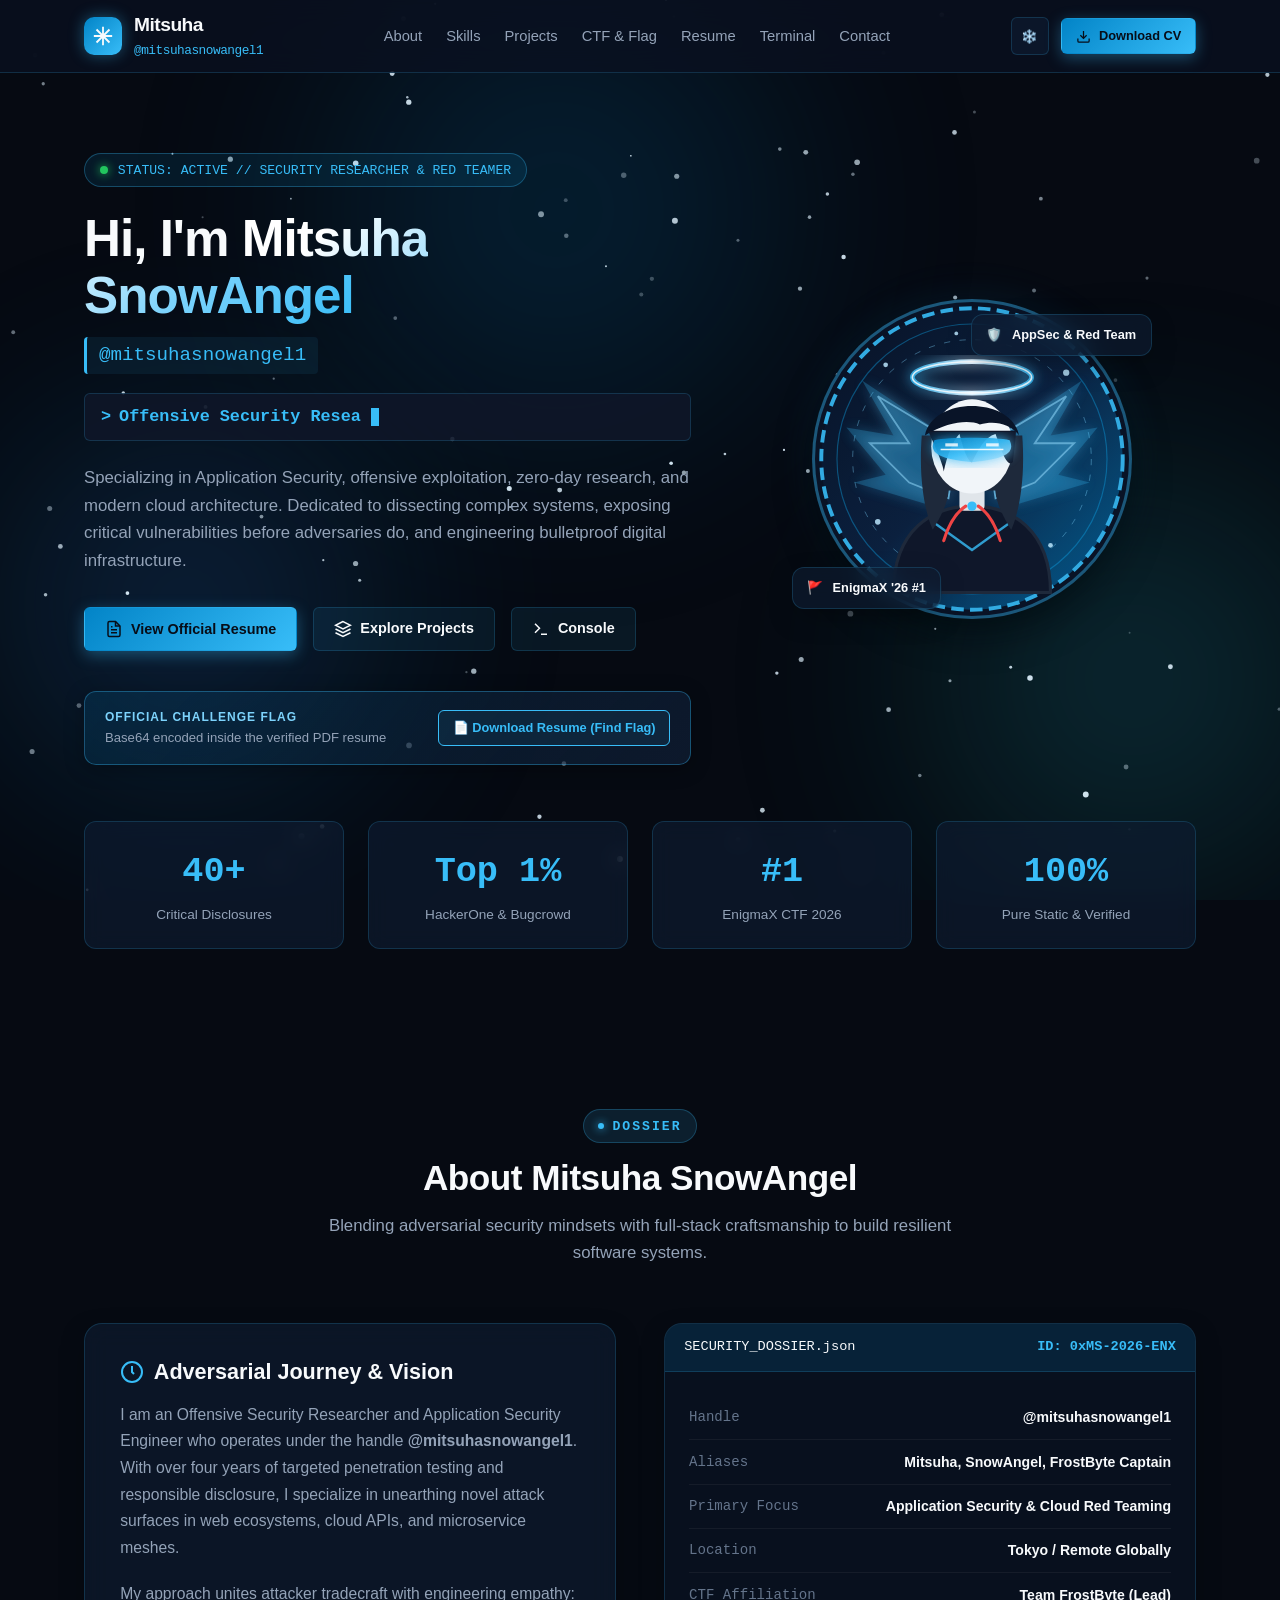
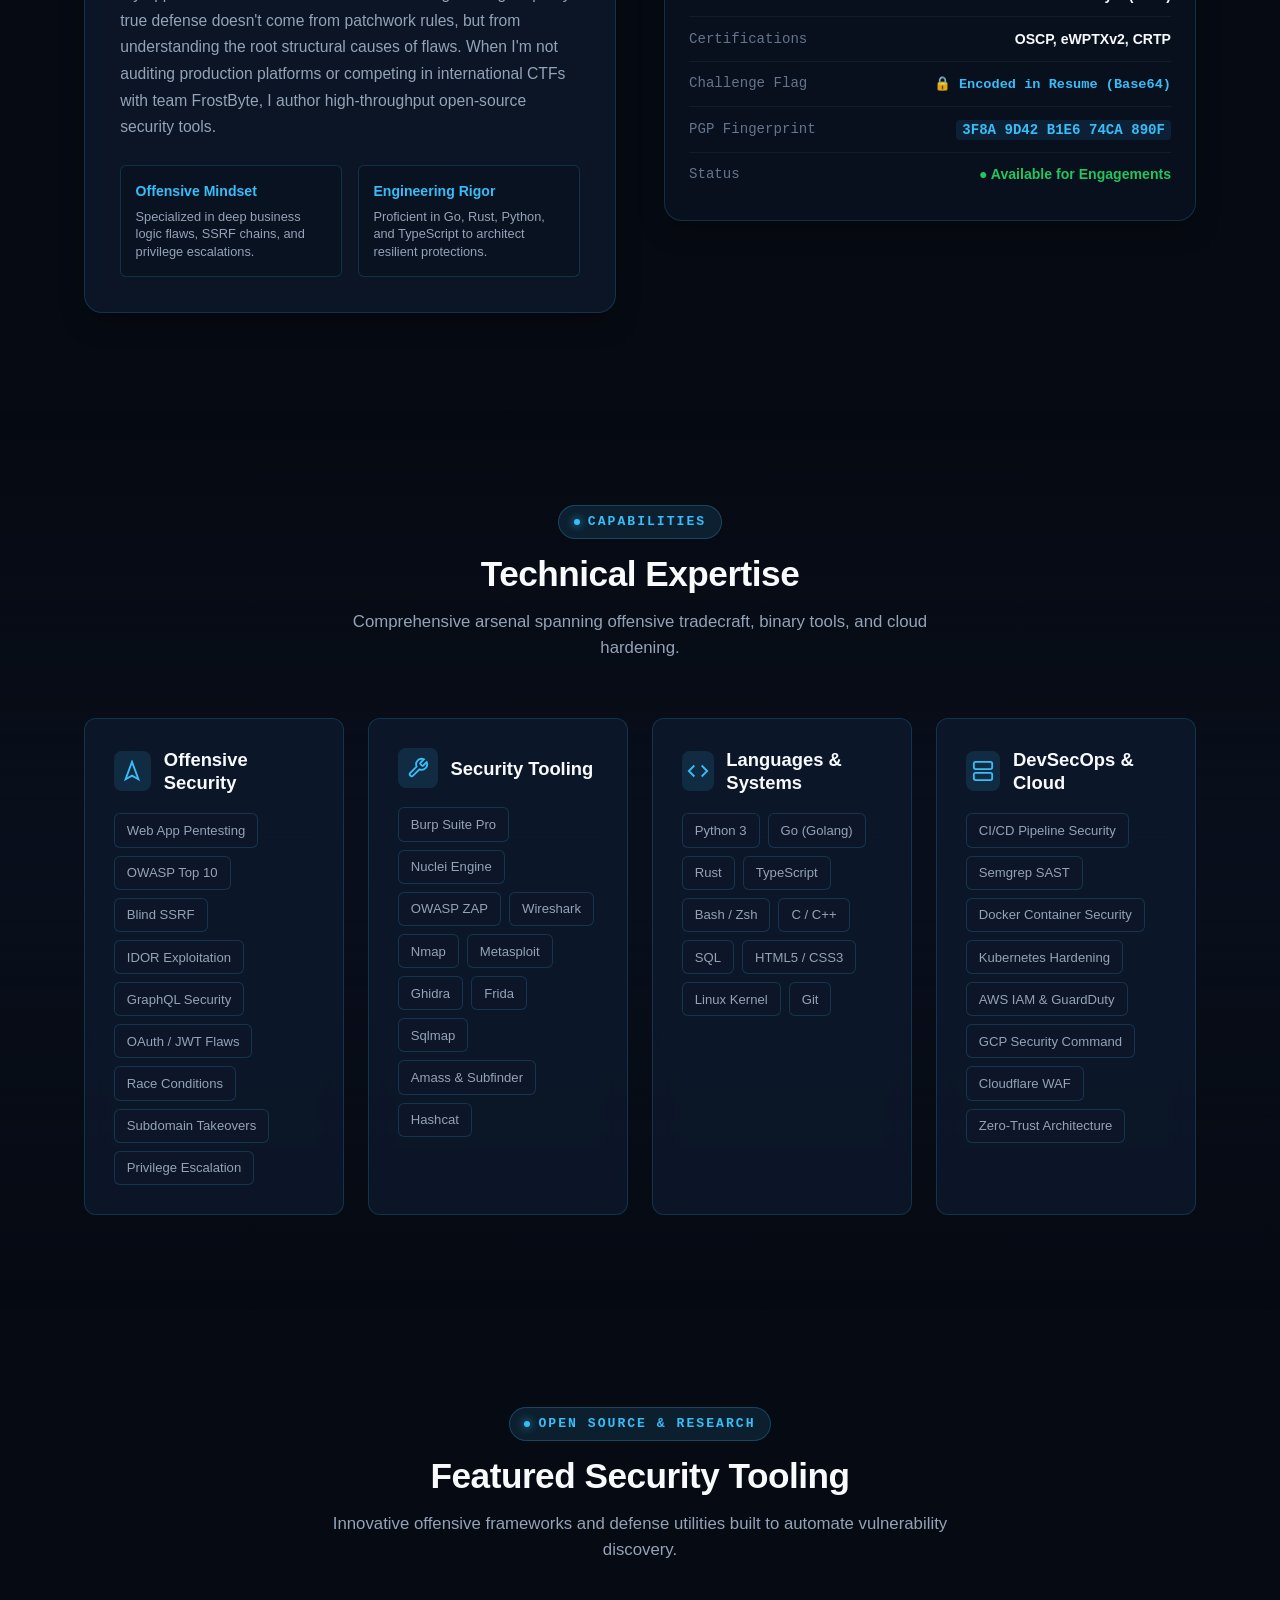
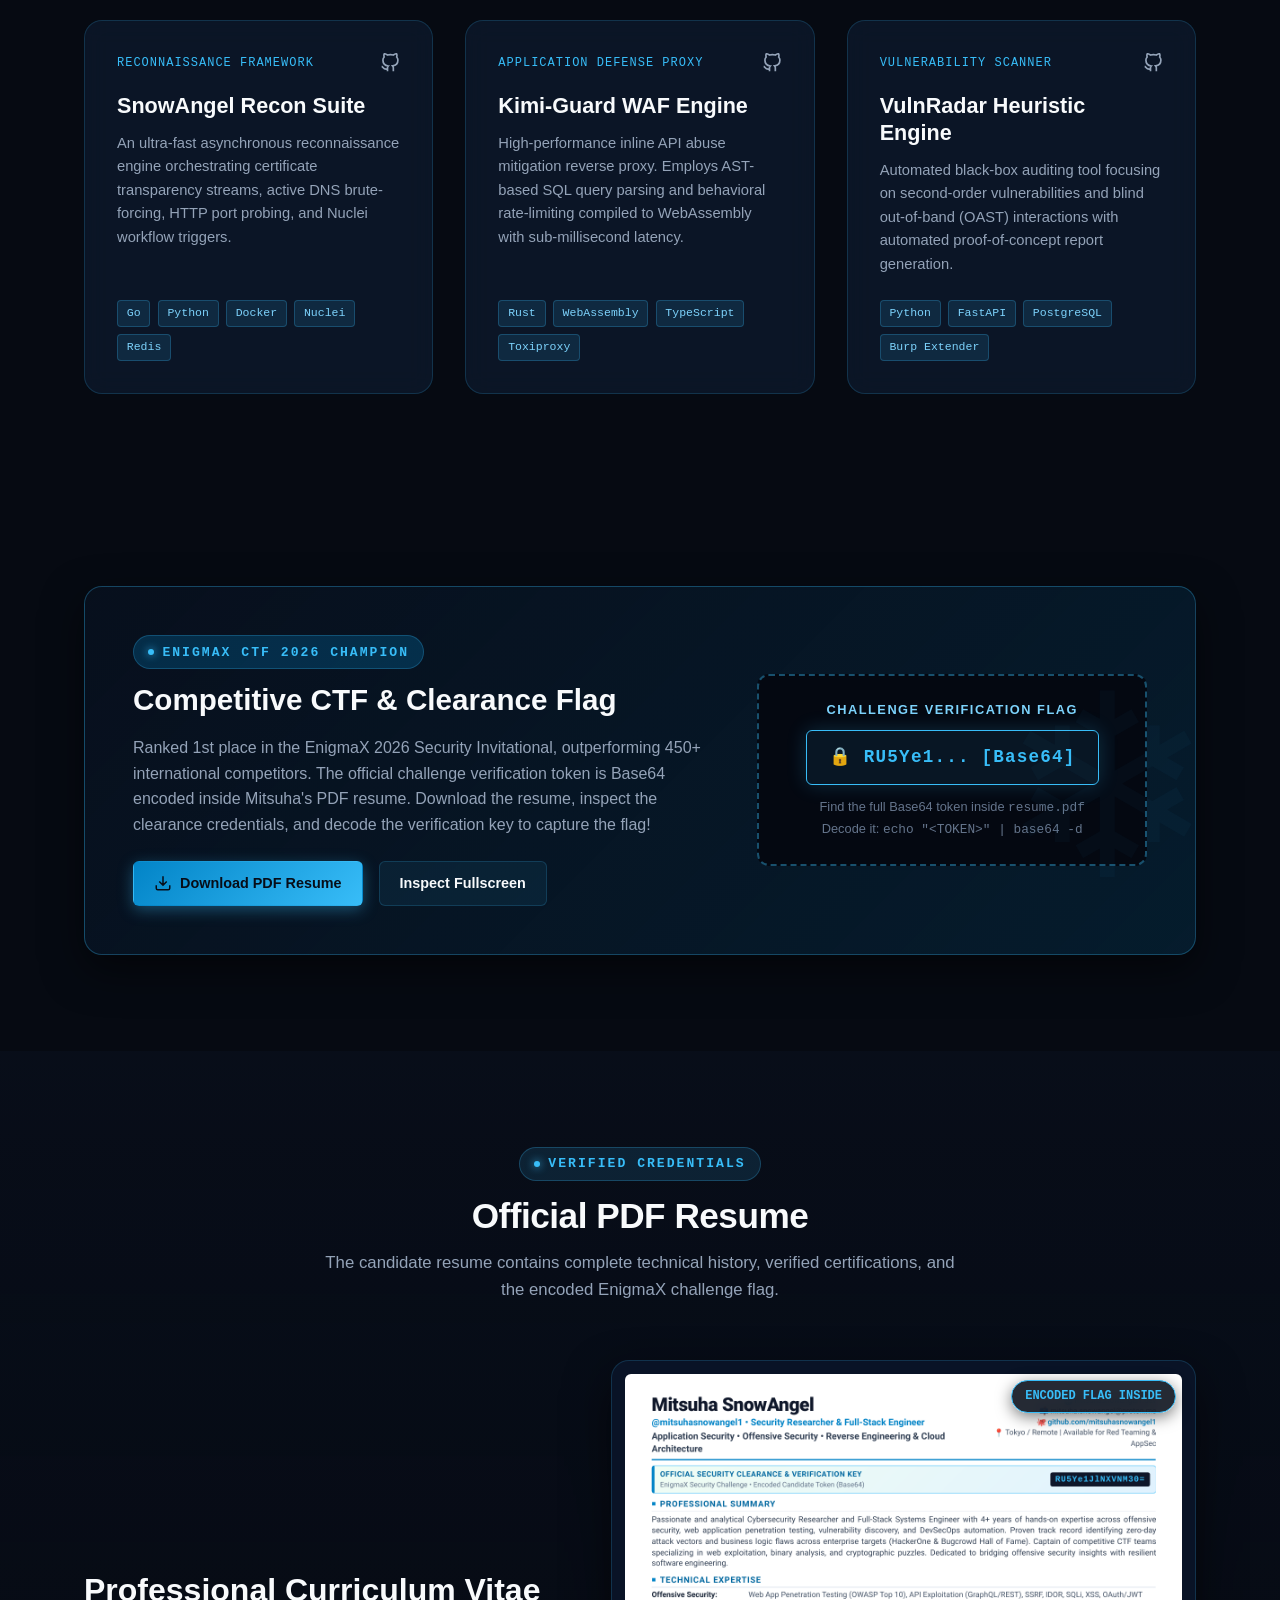
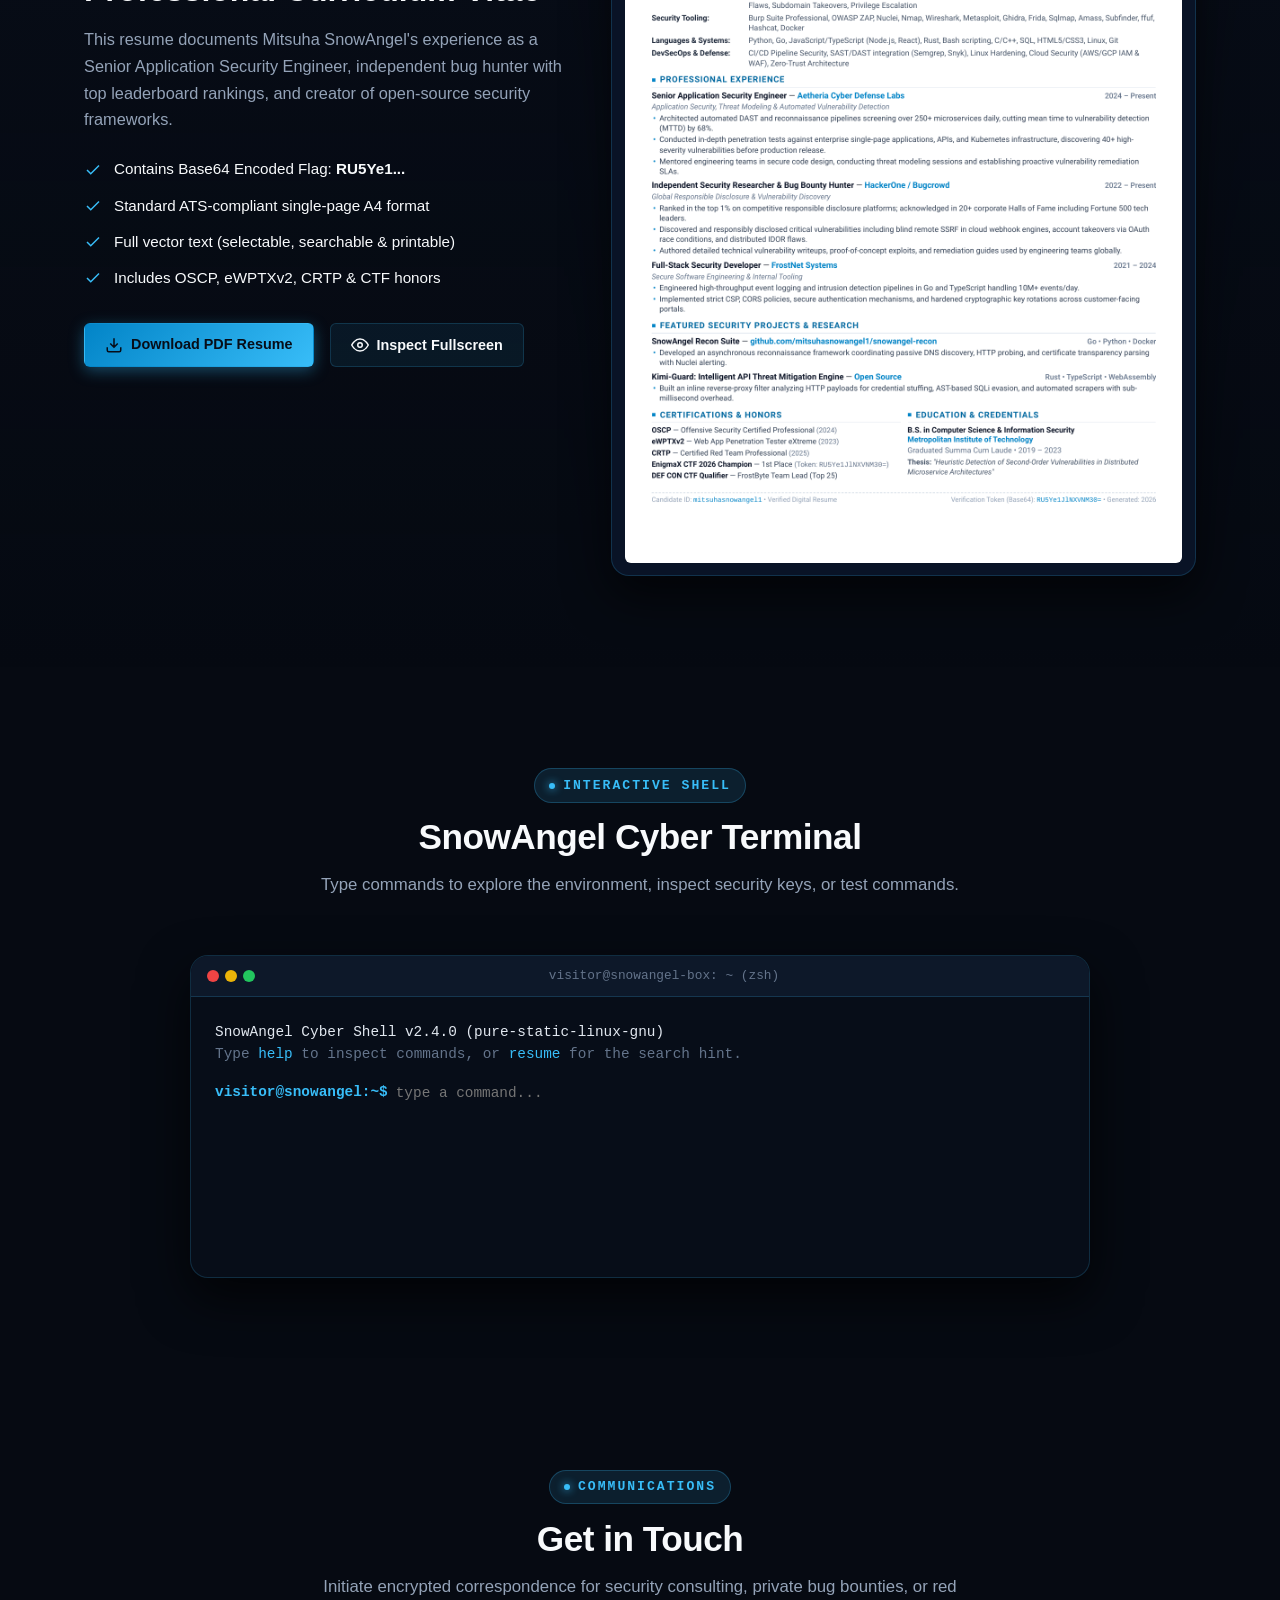
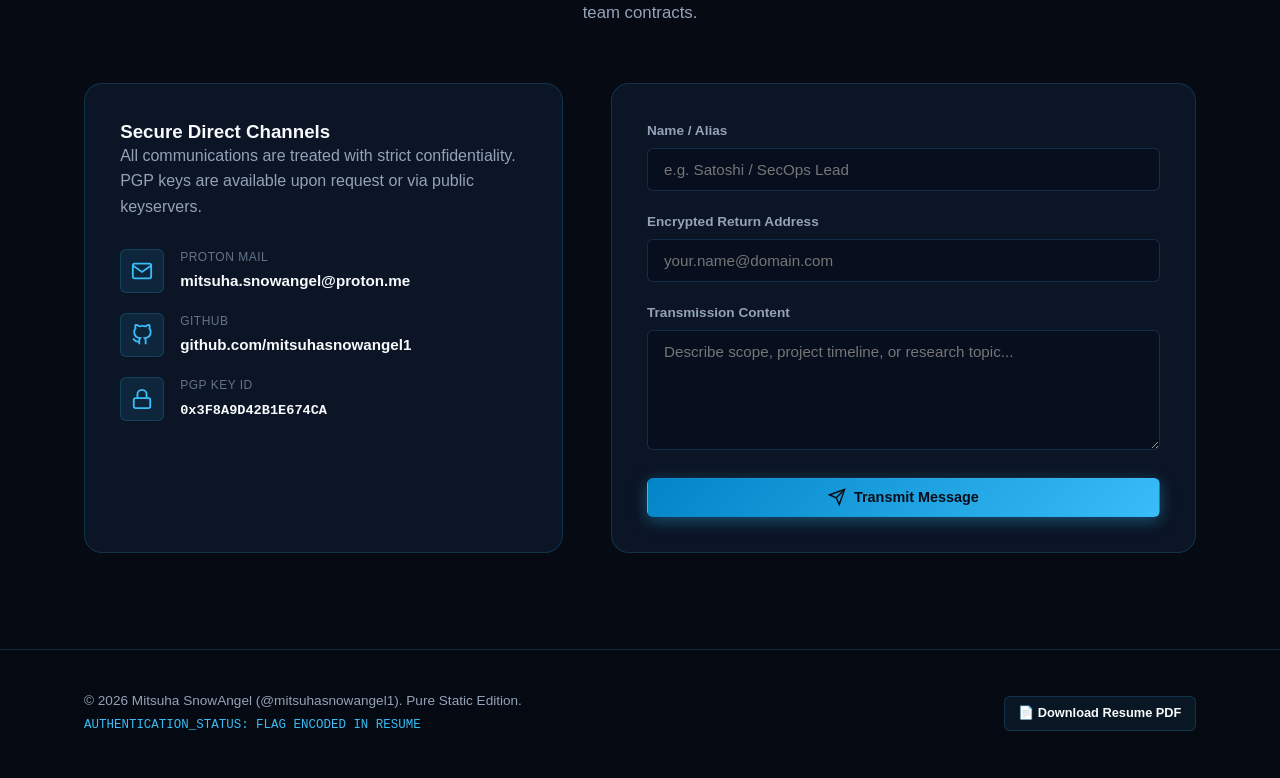
<file: index.html>
<!DOCTYPE html>
<html lang="en">
<head>
  <meta charset="UTF-8">
  <meta name="viewport" content="width=device-width, initial-scale=1.0">
  <title>Mitsuha SnowAngel (@mitsuhasnowangel1) | Security Researcher & Engineer</title>
  <meta name="description" content="Portfolio of Mitsuha SnowAngel (@mitsuhasnowangel1) - Offensive Security Researcher, Application Security Engineer, Bug Bounty Hunter, and CTF Champion.">
  <meta name="keywords" content="mitsuhasnowangel1, Mitsuha SnowAngel, cybersecurity, offensive security, bug bounty, CTF, resume">
  <meta property="og:title" content="Mitsuha SnowAngel - Offensive Security & Systems Engineer">
  <meta property="og:description" content="Explore cybersecurity research, exploits, tooling, and portfolio of Mitsuha SnowAngel (@mitsuhasnowangel1).">
  <meta property="og:type" content="website">

  <!-- Favicon SVG -->
  <link rel="icon" type="image/svg+xml" href="data:image/svg+xml,<svg xmlns='http://www.w3.org/2000/svg' viewBox='0 0 100 100'><text y='.9em' font-size='90'>❄️</text></svg>">

  <!-- Pure Static CSS Stylesheet -->
  <link rel="stylesheet" href="css/style.css">

  <!-- Search Engine Discovery & Sitemap -->
  <link rel="sitemap" type="application/xml" title="Sitemap" href="/sitemap.xml">
  <link rel="alternate" type="application/pdf" href="/resume.pdf" title="Mitsuha SnowAngel Resume PDF">
</head>
<body>

  <!-- Ambient Dynamic Canvas & Aurora Effects -->
  <canvas id="snow-canvas"></canvas>
  <div class="aurora-layer" aria-hidden="true">
    <div class="aurora-blob aurora-1"></div>
    <div class="aurora-blob aurora-2"></div>
    <div class="aurora-blob aurora-3"></div>
  </div>

  <div class="content-wrapper">
    <!-- Navigation Bar -->
    <header class="site-nav">
      <div class="container nav-container">
        <a href="#hero" class="brand-logo">
          <div class="brand-icon">
            <svg viewBox="0 0 24 24" fill="none" stroke="currentColor" stroke-width="2">
              <path d="M12 2v20M2 12h20M4.93 4.93l14.14 14.14M4.93 19.07l14.14-14.14"/>
            </svg>
          </div>
          <div>
            <span>Mitsuha</span>
            <span class="brand-alias">@mitsuhasnowangel1</span>
          </div>
        </a>

        <ul class="nav-menu">
          <li><a href="#about" class="nav-link">About</a></li>
          <li><a href="#skills" class="nav-link">Skills</a></li>
          <li><a href="#projects" class="nav-link">Projects</a></li>
          <li><a href="#ctf" class="nav-link">CTF & Flag</a></li>
          <li><a href="#resume" class="nav-link">Resume</a></li>
          <li><a href="#terminal" class="nav-link">Terminal</a></li>
          <li><a href="#contact" class="nav-link">Contact</a></li>
        </ul>

        <div class="nav-actions">
          <button id="toggle-snow-btn" class="icon-btn" title="Toggle Snow Particles" aria-label="Toggle Snow Particles">
            ❄️
          </button>
          <a href="resume.pdf" download="Mitsuha_SnowAngel_Resume.pdf" class="btn btn-primary btn-sm" title="Download Resume">
            <svg width="15" height="15" viewBox="0 0 24 24" fill="none" stroke="currentColor" stroke-width="2">
              <path d="M21 15v4a2 2 0 0 1-2 2H5a2 2 0 0 1-2-2v-4M7 10l5 5 5-5M12 15V3"/>
            </svg>
            Download CV
          </a>
          <button class="mobile-toggle icon-btn" aria-label="Toggle navigation menu">
            <svg width="22" height="22" viewBox="0 0 24 24" fill="none" stroke="currentColor" stroke-width="2">
              <line x1="3" y1="12" x2="21" y2="12"></line>
              <line x1="3" y1="6" x2="21" y2="6"></line>
              <line x1="3" y1="18" x2="21" y2="18"></line>
            </svg>
          </button>
        </div>
      </div>
    </header>

    <main>
      <!-- Hero Section -->
      <section id="hero" class="hero-section">
        <div class="container">
          <div class="hero-grid">
            <div class="hero-text-content">
              <div class="hero-badge">
                <span class="status-pulse"></span>
                <span>STATUS: ACTIVE // SECURITY RESEARCHER & RED TEAMER</span>
              </div>

              <h1 class="hero-title">
                Hi, I'm <span class="gradient-text">Mitsuha SnowAngel</span>
              </h1>
              <div class="hero-handle">@mitsuhasnowangel1</div>

              <div class="hero-typewriter">
                <span class="prompt-char">&gt;</span>
                <span id="typed-text"></span>
                <span class="typing-cursor"></span>
              </div>

              <p class="hero-bio">
                Specializing in Application Security, offensive exploitation, zero-day research, and modern cloud architecture. Dedicated to dissecting complex systems, exposing critical vulnerabilities before adversaries do, and engineering bulletproof digital infrastructure.
              </p>

              <div class="hero-actions">
                <button class="btn btn-primary btn-open-resume-modal">
                  <svg width="18" height="18" viewBox="0 0 24 24" fill="none" stroke="currentColor" stroke-width="2">
                    <path d="M14 2H6a2 2 0 0 0-2 2v16a2 2 0 0 0 2 2h12a2 2 0 0 0 2-2V8z"></path>
                    <polyline points="14 2 14 8 20 8"></polyline>
                    <line x1="16" y1="13" x2="8" y2="13"></line>
                    <line x1="16" y1="17" x2="8" y2="17"></line>
                    <polyline points="10 9 9 9 8 9"></polyline>
                  </svg>
                  View Official Resume
                </button>
                <a href="#projects" class="btn btn-outline">
                  <svg width="18" height="18" viewBox="0 0 24 24" fill="none" stroke="currentColor" stroke-width="2">
                    <polygon points="12 2 2 7 12 12 22 7 12 2"></polygon>
                    <polyline points="2 17 12 22 22 17"></polyline>
                    <polyline points="2 12 12 17 22 12"></polyline>
                  </svg>
                  Explore Projects
                </a>
                <a href="#terminal" class="btn btn-outline">
                  <svg width="18" height="18" viewBox="0 0 24 24" fill="none" stroke="currentColor" stroke-width="2">
                    <polyline points="4 17 10 11 4 5"></polyline>
                    <line x1="12" y1="19" x2="20" y2="19"></line>
                  </svg>
                  Console
                </a>
              </div>

              <!-- Flag / Resume Access Banner -->
              <div class="hero-flag-banner">
                <div class="flag-info">
                  <span class="flag-label">Official Challenge Flag</span>
                  <span class="flag-sub">Base64 encoded inside the verified PDF resume</span>
                </div>
                <div class="flag-box">
                  <a href="resume.pdf" download="Mitsuha_SnowAngel_Resume.pdf" class="btn btn-outline btn-sm" style="border-color: var(--accent-cyan); color: #38bdf8;">
                    📄 Download Resume (Find Flag)
                  </a>
                </div>
              </div>
            </div>

            <!-- Hero Visual / Cyber Avatar -->
            <div class="hero-visual">
              <div class="avatar-wrapper">
                <div class="avatar-glow-ring"></div>
                <img src="assets/avatar.svg" alt="Mitsuha SnowAngel Cyber Avatar" class="avatar-image">
                
                <div class="floating-badge badge-appsec">
                  <span style="color:#38bdf8;">🛡️</span>
                  <span>AppSec & Red Team</span>
                </div>

                <div class="floating-badge badge-ctf">
                  <span style="color:#22c55e;">🚩</span>
                  <span>EnigmaX '26 #1</span>
                </div>
              </div>
            </div>
          </div>

          <!-- Quick Stats Ribbon -->
          <div class="stats-ribbon">
            <div class="stat-item">
              <div class="stat-value">40+</div>
              <div class="stat-label">Critical Disclosures</div>
            </div>
            <div class="stat-item">
              <div class="stat-value">Top 1%</div>
              <div class="stat-label">HackerOne & Bugcrowd</div>
            </div>
            <div class="stat-item">
              <div class="stat-value">#1</div>
              <div class="stat-label">EnigmaX CTF 2026</div>
            </div>
            <div class="stat-item">
              <div class="stat-value">100%</div>
              <div class="stat-label">Pure Static & Verified</div>
            </div>
          </div>
        </div>
      </section>

      <!-- About Section -->
      <section id="about" class="about-section">
        <div class="container">
          <div class="section-header">
            <div class="section-tag"><span class="dot"></span> Dossier</div>
            <h2 class="section-title">About Mitsuha SnowAngel</h2>
            <p class="section-desc">Blending adversarial security mindsets with full-stack craftsmanship to build resilient software systems.</p>
          </div>

          <div class="about-grid">
            <div class="about-card">
              <h3>
                <svg width="24" height="24" viewBox="0 0 24 24" fill="none" stroke="currentColor" stroke-width="2">
                  <circle cx="12" cy="12" r="10"></circle>
                  <polyline points="12 6 12 12 14 14"></polyline>
                </svg>
                Adversarial Journey & Vision
              </h3>
              <p class="about-text">
                I am an Offensive Security Researcher and Application Security Engineer who operates under the handle <strong>@mitsuhasnowangel1</strong>. With over four years of targeted penetration testing and responsible disclosure, I specialize in unearthing novel attack surfaces in web ecosystems, cloud APIs, and microservice meshes.
              </p>
              <p class="about-text">
                My approach unites attacker tradecraft with engineering empathy: true defense doesn't come from patchwork rules, but from understanding the root structural causes of flaws. When I'm not auditing production platforms or competing in international CTFs with team FrostByte, I author high-throughput open-source security tools.
              </p>

              <div class="key-traits">
                <div class="trait-box">
                  <div class="trait-title">Offensive Mindset</div>
                  <div class="trait-desc">Specialized in deep business logic flaws, SSRF chains, and privilege escalations.</div>
                </div>
                <div class="trait-box">
                  <div class="trait-title">Engineering Rigor</div>
                  <div class="trait-desc">Proficient in Go, Rust, Python, and TypeScript to architect resilient protections.</div>
                </div>
              </div>
            </div>

            <!-- Security Clearance Dossier Card -->
            <div class="dossier-card">
              <div class="dossier-header">
                <span>SECURITY_DOSSIER.json</span>
                <span class="dossier-id">ID: 0xMS-2026-ENX</span>
              </div>
              <div class="dossier-body">
                <div class="dossier-row">
                  <span class="dossier-key">Handle</span>
                  <span class="dossier-val">@mitsuhasnowangel1</span>
                </div>
                <div class="dossier-row">
                  <span class="dossier-key">Aliases</span>
                  <span class="dossier-val">Mitsuha, SnowAngel, FrostByte Captain</span>
                </div>
                <div class="dossier-row">
                  <span class="dossier-key">Primary Focus</span>
                  <span class="dossier-val">Application Security & Cloud Red Teaming</span>
                </div>
                <div class="dossier-row">
                  <span class="dossier-key">Location</span>
                  <span class="dossier-val">Tokyo / Remote Globally</span>
                </div>
                <div class="dossier-row">
                  <span class="dossier-key">CTF Affiliation</span>
                  <span class="dossier-val">Team FrostByte (Lead)</span>
                </div>
                <div class="dossier-row">
                  <span class="dossier-key">Certifications</span>
                  <span class="dossier-val">OSCP, eWPTXv2, CRTP</span>
                </div>
                <div class="dossier-row">
                  <span class="dossier-key">Challenge Flag</span>
                  <span class="dossier-val">
                    <a href="resume.pdf" download="Mitsuha_SnowAngel_Resume.pdf" style="color:#38bdf8; font-family:var(--font-mono); font-size:0.85rem; text-decoration:none;">
                      🔒 Encoded in Resume (Base64)
                    </a>
                  </span>
                </div>
                <div class="dossier-row">
                  <span class="dossier-key">PGP Fingerprint</span>
                  <span class="dossier-val"><code>3F8A 9D42 B1E6 74CA 890F</code></span>
                </div>
                <div class="dossier-row">
                  <span class="dossier-key">Status</span>
                  <span class="dossier-val" style="color:#22c55e;">● Available for Engagements</span>
                </div>
              </div>
            </div>
          </div>
        </div>
      </section>

      <!-- Skills Matrix Section -->
      <section id="skills" class="skills-section">
        <div class="container">
          <div class="section-header">
            <div class="section-tag"><span class="dot"></span> Capabilities</div>
            <h2 class="section-title">Technical Expertise</h2>
            <p class="section-desc">Comprehensive arsenal spanning offensive tradecraft, binary tools, and cloud hardening.</p>
          </div>

          <div class="skills-grid">
            <div class="skill-category-card">
              <div class="skill-cat-header">
                <div class="skill-cat-icon">
                  <svg width="22" height="22" viewBox="0 0 24 24" fill="none" stroke="currentColor" stroke-width="2">
                    <polygon points="12 2 19 21 12 17 5 21 12 2"></polygon>
                  </svg>
                </div>
                <h3 class="skill-cat-title">Offensive Security</h3>
              </div>
              <div class="skill-tags">
                <span class="skill-tag">Web App Pentesting</span>
                <span class="skill-tag">OWASP Top 10</span>
                <span class="skill-tag">Blind SSRF</span>
                <span class="skill-tag">IDOR Exploitation</span>
                <span class="skill-tag">GraphQL Security</span>
                <span class="skill-tag">OAuth / JWT Flaws</span>
                <span class="skill-tag">Race Conditions</span>
                <span class="skill-tag">Subdomain Takeovers</span>
                <span class="skill-tag">Privilege Escalation</span>
              </div>
            </div>

            <div class="skill-category-card">
              <div class="skill-cat-header">
                <div class="skill-cat-icon">
                  <svg width="22" height="22" viewBox="0 0 24 24" fill="none" stroke="currentColor" stroke-width="2">
                    <path d="M14.7 6.3a1 1 0 0 0 0 1.4l1.6 1.6a1 1 0 0 0 1.4 0l3.77-3.77a6 6 0 0 1-7.94 7.94l-6.91 6.91a2.12 2.12 0 0 1-3-3l6.91-6.91a6 6 0 0 1 7.94-7.94l-3.76 3.76z"></path>
                  </svg>
                </div>
                <h3 class="skill-cat-title">Security Tooling</h3>
              </div>
              <div class="skill-tags">
                <span class="skill-tag">Burp Suite Pro</span>
                <span class="skill-tag">Nuclei Engine</span>
                <span class="skill-tag">OWASP ZAP</span>
                <span class="skill-tag">Wireshark</span>
                <span class="skill-tag">Nmap</span>
                <span class="skill-tag">Metasploit</span>
                <span class="skill-tag">Ghidra</span>
                <span class="skill-tag">Frida</span>
                <span class="skill-tag">Sqlmap</span>
                <span class="skill-tag">Amass & Subfinder</span>
                <span class="skill-tag">Hashcat</span>
              </div>
            </div>

            <div class="skill-category-card">
              <div class="skill-cat-header">
                <div class="skill-cat-icon">
                  <svg width="22" height="22" viewBox="0 0 24 24" fill="none" stroke="currentColor" stroke-width="2">
                    <polyline points="16 18 22 12 16 6"></polyline>
                    <polyline points="8 6 2 12 8 18"></polyline>
                  </svg>
                </div>
                <h3 class="skill-cat-title">Languages & Systems</h3>
              </div>
              <div class="skill-tags">
                <span class="skill-tag">Python 3</span>
                <span class="skill-tag">Go (Golang)</span>
                <span class="skill-tag">Rust</span>
                <span class="skill-tag">TypeScript</span>
                <span class="skill-tag">Bash / Zsh</span>
                <span class="skill-tag">C / C++</span>
                <span class="skill-tag">SQL</span>
                <span class="skill-tag">HTML5 / CSS3</span>
                <span class="skill-tag">Linux Kernel</span>
                <span class="skill-tag">Git</span>
              </div>
            </div>

            <div class="skill-category-card">
              <div class="skill-cat-header">
                <div class="skill-cat-icon">
                  <svg width="22" height="22" viewBox="0 0 24 24" fill="none" stroke="currentColor" stroke-width="2">
                    <rect x="2" y="2" width="20" height="8" rx="2" ry="2"></rect>
                    <rect x="2" y="14" width="20" height="8" rx="2" ry="2"></rect>
                    <line x1="6" y1="6" x2="6.01" y2="6"></line>
                    <line x1="6" y1="18" x2="6.01" y2="18"></line>
                  </svg>
                </div>
                <h3 class="skill-cat-title">DevSecOps & Cloud</h3>
              </div>
              <div class="skill-tags">
                <span class="skill-tag">CI/CD Pipeline Security</span>
                <span class="skill-tag">Semgrep SAST</span>
                <span class="skill-tag">Docker Container Security</span>
                <span class="skill-tag">Kubernetes Hardening</span>
                <span class="skill-tag">AWS IAM & GuardDuty</span>
                <span class="skill-tag">GCP Security Command</span>
                <span class="skill-tag">Cloudflare WAF</span>
                <span class="skill-tag">Zero-Trust Architecture</span>
              </div>
            </div>
          </div>
        </div>
      </section>

      <!-- Featured Projects Section -->
      <section id="projects" class="projects-section">
        <div class="container">
          <div class="section-header">
            <div class="section-tag"><span class="dot"></span> Open Source & Research</div>
            <h2 class="section-title">Featured Security Tooling</h2>
            <p class="section-desc">Innovative offensive frameworks and defense utilities built to automate vulnerability discovery.</p>
          </div>

          <div class="projects-grid">
            <!-- Project 1 -->
            <article class="project-card">
              <div>
                <div class="project-top">
                  <span class="project-category">Reconnaissance Framework</span>
                  <div class="project-links">
                    <a href="https://github.com/mitsuhasnowangel1/snowangel-recon" class="project-link-icon" target="_blank" rel="noopener noreferrer" title="View Source on GitHub">
                      <svg width="20" height="20" viewBox="0 0 24 24" fill="none" stroke="currentColor" stroke-width="2">
                        <path d="M9 19c-5 1.5-5-2.5-7-3m14 6v-3.87a3.37 3.37 0 0 0-.94-2.61c3.14-.35 6.44-1.54 6.44-7A5.44 5.44 0 0 0 20 4.77 5.07 5.07 0 0 0 19.91 1S18.73.65 16 2.48a13.38 13.38 0 0 0-7 0C6.27.65 5.09 1 5.09 1A5.07 5.07 0 0 0 5 4.77a5.44 5.44 0 0 0-1.5 3.78c0 5.42 3.3 6.61 6.44 7A3.37 3.37 0 0 0 9 18.13V22"></path>
                      </svg>
                    </a>
                  </div>
                </div>
                <h3 class="project-title">SnowAngel Recon Suite</h3>
                <p class="project-desc">
                  An ultra-fast asynchronous reconnaissance engine orchestrating certificate transparency streams, active DNS brute-forcing, HTTP port probing, and Nuclei workflow triggers.
                </p>
              </div>
              <div class="project-tech">
                <span class="tech-pill">Go</span>
                <span class="tech-pill">Python</span>
                <span class="tech-pill">Docker</span>
                <span class="tech-pill">Nuclei</span>
                <span class="tech-pill">Redis</span>
              </div>
            </article>

            <!-- Project 2 -->
            <article class="project-card">
              <div>
                <div class="project-top">
                  <span class="project-category">Application Defense Proxy</span>
                  <div class="project-links">
                    <a href="https://github.com/mitsuhasnowangel1/kimi-guard" class="project-link-icon" target="_blank" rel="noopener noreferrer" title="View Source on GitHub">
                      <svg width="20" height="20" viewBox="0 0 24 24" fill="none" stroke="currentColor" stroke-width="2">
                        <path d="M9 19c-5 1.5-5-2.5-7-3m14 6v-3.87a3.37 3.37 0 0 0-.94-2.61c3.14-.35 6.44-1.54 6.44-7A5.44 5.44 0 0 0 20 4.77 5.07 5.07 0 0 0 19.91 1S18.73.65 16 2.48a13.38 13.38 0 0 0-7 0C6.27.65 5.09 1 5.09 1A5.07 5.07 0 0 0 5 4.77a5.44 5.44 0 0 0-1.5 3.78c0 5.42 3.3 6.61 6.44 7A3.37 3.37 0 0 0 9 18.13V22"></path>
                      </svg>
                    </a>
                  </div>
                </div>
                <h3 class="project-title">Kimi-Guard WAF Engine</h3>
                <p class="project-desc">
                  High-performance inline API abuse mitigation reverse proxy. Employs AST-based SQL query parsing and behavioral rate-limiting compiled to WebAssembly with sub-millisecond latency.
                </p>
              </div>
              <div class="project-tech">
                <span class="tech-pill">Rust</span>
                <span class="tech-pill">WebAssembly</span>
                <span class="tech-pill">TypeScript</span>
                <span class="tech-pill">Toxiproxy</span>
              </div>
            </article>

            <!-- Project 3 -->
            <article class="project-card">
              <div>
                <div class="project-top">
                  <span class="project-category">Vulnerability Scanner</span>
                  <div class="project-links">
                    <a href="https://github.com/mitsuhasnowangel1/vulnradar" class="project-link-icon" target="_blank" rel="noopener noreferrer" title="View Source on GitHub">
                      <svg width="20" height="20" viewBox="0 0 24 24" fill="none" stroke="currentColor" stroke-width="2">
                        <path d="M9 19c-5 1.5-5-2.5-7-3m14 6v-3.87a3.37 3.37 0 0 0-.94-2.61c3.14-.35 6.44-1.54 6.44-7A5.44 5.44 0 0 0 20 4.77 5.07 5.07 0 0 0 19.91 1S18.73.65 16 2.48a13.38 13.38 0 0 0-7 0C6.27.65 5.09 1 5.09 1A5.07 5.07 0 0 0 5 4.77a5.44 5.44 0 0 0-1.5 3.78c0 5.42 3.3 6.61 6.44 7A3.37 3.37 0 0 0 9 18.13V22"></path>
                      </svg>
                    </a>
                  </div>
                </div>
                <h3 class="project-title">VulnRadar Heuristic Engine</h3>
                <p class="project-desc">
                  Automated black-box auditing tool focusing on second-order vulnerabilities and blind out-of-band (OAST) interactions with automated proof-of-concept report generation.
                </p>
              </div>
              <div class="project-tech">
                <span class="tech-pill">Python</span>
                <span class="tech-pill">FastAPI</span>
                <span class="tech-pill">PostgreSQL</span>
                <span class="tech-pill">Burp Extender</span>
              </div>
            </article>
          </div>
        </div>
      </section>

      <!-- CTF & Flag Showcase Section -->
      <section id="ctf" class="ctf-section">
        <div class="container">
          <div class="ctf-card-banner">
            <div class="ctf-inner-grid">
              <div>
                <div class="section-tag" style="background:rgba(2,132,199,0.25);"><span class="dot"></span> EnigmaX CTF 2026 Champion</div>
                <h2 class="ctf-title">Competitive CTF & Clearance Flag</h2>
                <p class="ctf-desc">
                  Ranked 1st place in the EnigmaX 2026 Security Invitational, outperforming 450+ international competitors. The official challenge verification token is Base64 encoded inside Mitsuha's PDF resume. Download the resume, inspect the clearance credentials, and decode the verification key to capture the flag!
                </p>
                <div style="display:flex; gap:1rem; flex-wrap:wrap;">
                  <a href="resume.pdf" download="Mitsuha_SnowAngel_Resume.pdf" class="btn btn-primary">
                    <svg width="18" height="18" viewBox="0 0 24 24" fill="none" stroke="currentColor" stroke-width="2">
                      <path d="M21 15v4a2 2 0 0 1-2 2H5a2 2 0 0 1-2-2v-4M7 10l5 5 5-5M12 15V3"/>
                    </svg>
                    Download PDF Resume
                  </a>
                  <button class="btn btn-outline btn-open-resume-modal">
                    Inspect Fullscreen
                  </button>
                </div>
              </div>

              <div class="ctf-flag-showcase">
                <div class="flag-header-label">Challenge Verification Flag</div>
                <div class="flag-main-display">
                  <span class="flag-string" style="font-size:1.1rem;">🔒 RU5Ye1... [Base64]</span>
                </div>
                <div class="flag-explainer">
                  Find the full Base64 token inside <code>resume.pdf</code><br>
                  Decode it: <code>echo "&lt;TOKEN&gt;" | base64 -d</code>
                </div>
              </div>
            </div>
          </div>
        </div>
      </section>

      <!-- Resume Section -->
      <section id="resume" class="resume-section">
        <div class="container">
          <div class="section-header">
            <div class="section-tag"><span class="dot"></span> Verified Credentials</div>
            <h2 class="section-title">Official PDF Resume</h2>
            <p class="section-desc">The candidate resume contains complete technical history, verified certifications, and the encoded EnigmaX challenge flag.</p>
          </div>

          <div class="resume-container-box">
            <div class="resume-details">
              <h3>Professional Curriculum Vitae</h3>
              <p>
                This resume documents Mitsuha SnowAngel's experience as a Senior Application Security Engineer, independent bug hunter with top leaderboard rankings, and creator of open-source security frameworks.
              </p>

              <ul class="resume-features">
                <li>
                  <svg width="18" height="18" viewBox="0 0 24 24" fill="none" stroke="currentColor" stroke-width="2">
                    <polyline points="20 6 9 17 4 12"></polyline>
                  </svg>
                  <span>Contains Base64 Encoded Flag: <strong>RU5Ye1...</strong></span>
                </li>
                <li>
                  <svg width="18" height="18" viewBox="0 0 24 24" fill="none" stroke="currentColor" stroke-width="2">
                    <polyline points="20 6 9 17 4 12"></polyline>
                  </svg>
                  <span>Standard ATS-compliant single-page A4 format</span>
                </li>
                <li>
                  <svg width="18" height="18" viewBox="0 0 24 24" fill="none" stroke="currentColor" stroke-width="2">
                    <polyline points="20 6 9 17 4 12"></polyline>
                  </svg>
                  <span>Full vector text (selectable, searchable & printable)</span>
                </li>
                <li>
                  <svg width="18" height="18" viewBox="0 0 24 24" fill="none" stroke="currentColor" stroke-width="2">
                    <polyline points="20 6 9 17 4 12"></polyline>
                  </svg>
                  <span>Includes OSCP, eWPTXv2, CRTP & CTF honors</span>
                </li>
              </ul>

              <div class="resume-actions-group">
                <a href="resume.pdf" download="Mitsuha_SnowAngel_Resume.pdf" class="btn btn-primary">
                  <svg width="18" height="18" viewBox="0 0 24 24" fill="none" stroke="currentColor" stroke-width="2">
                    <path d="M21 15v4a2 2 0 0 1-2 2H5a2 2 0 0 1-2-2v-4M7 10l5 5 5-5M12 15V3"/>
                  </svg>
                  Download PDF Resume
                </a>
                <button class="btn btn-outline btn-open-resume-modal">
                  <svg width="18" height="18" viewBox="0 0 24 24" fill="none" stroke="currentColor" stroke-width="2">
                    <path d="M1 12s4-8 11-8 11 8 11 8-4 8-11 8-11-8-11-8z"></path>
                    <circle cx="12" cy="12" r="3"></circle>
                  </svg>
                  Inspect Fullscreen
                </button>
              </div>
            </div>

            <!-- Resume Visual Preview Card -->
            <div class="resume-preview-card btn-open-resume-modal" style="cursor: pointer;" title="Click to view full preview">
              <div class="resume-overlay-badge">
                <span>ENCODED FLAG INSIDE</span>
              </div>
              <img src="assets/resume-preview.png" alt="Mitsuha SnowAngel Resume PDF Preview">
            </div>
          </div>
          </div>
        </div>
      </section>

      <!-- Interactive Cyber Terminal Section -->
      <section id="terminal" class="terminal-section">
        <div class="container">
          <div class="section-header">
            <div class="section-tag"><span class="dot"></span> Interactive Shell</div>
            <h2 class="section-title">SnowAngel Cyber Terminal</h2>
            <p class="section-desc">Type commands to explore the environment, inspect security keys, or test commands.</p>
          </div>

          <div class="terminal-window">
            <div class="terminal-titlebar">
              <div class="terminal-buttons">
                <span class="term-btn term-red"></span>
                <span class="term-btn term-yellow"></span>
                <span class="term-btn term-green"></span>
              </div>
              <div class="terminal-title">visitor@snowangel-box: ~ (zsh)</div>
              <div></div>
            </div>
            <div class="terminal-content">
              <div class="terminal-output" id="terminal-output">
                <div>SnowAngel Cyber Shell v2.4.0 (pure-static-linux-gnu)</div>
                <div style="color: #64748b; margin-bottom: 0.5rem;">Type <span style="color:#38bdf8;">help</span> to inspect commands, or <span style="color:#38bdf8;">resume</span> for the search hint.</div>
              </div>
              <div class="terminal-input-row">
                <span class="terminal-prompt">visitor@snowangel:~$</span>
                <input type="text" id="terminal-input" class="terminal-input" autofocus autocomplete="off" spellcheck="false" placeholder="type a command...">
              </div>
            </div>
          </div>
        </div>
      </section>

      <!-- Contact & Transmit Section -->
      <section id="contact" class="contact-section">
        <div class="container">
          <div class="section-header">
            <div class="section-tag"><span class="dot"></span> Communications</div>
            <h2 class="section-title">Get in Touch</h2>
            <p class="section-desc">Initiate encrypted correspondence for security consulting, private bug bounties, or red team contracts.</p>
          </div>

          <div class="contact-grid">
            <div class="contact-info-card">
              <h3>Secure Direct Channels</h3>
              <p style="color: var(--text-muted); margin-bottom: 1.5rem;">
                All communications are treated with strict confidentiality. PGP keys are available upon request or via public keyservers.
              </p>

              <div class="contact-channels">
                <div class="channel-item">
                  <div class="channel-icon">
                    <svg width="22" height="22" viewBox="0 0 24 24" fill="none" stroke="currentColor" stroke-width="2">
                      <path d="M4 4h16c1.1 0 2 .9 2 2v12c0 1.1-.9 2-2 2H4c-1.1 0-2-.9-2-2V6c0-1.1.9-2 2-2z"></path>
                      <polyline points="22,6 12,13 2,6"></polyline>
                    </svg>
                  </div>
                  <div>
                    <div class="channel-label">Proton Mail</div>
                    <a href="mailto:mitsuha.snowangel@proton.me" class="channel-val">mitsuha.snowangel@proton.me</a>
                  </div>
                </div>

                <div class="channel-item">
                  <div class="channel-icon">
                    <svg width="22" height="22" viewBox="0 0 24 24" fill="none" stroke="currentColor" stroke-width="2">
                      <path d="M9 19c-5 1.5-5-2.5-7-3m14 6v-3.87a3.37 3.37 0 0 0-.94-2.61c3.14-.35 6.44-1.54 6.44-7A5.44 5.44 0 0 0 20 4.77 5.07 5.07 0 0 0 19.91 1S18.73.65 16 2.48a13.38 13.38 0 0 0-7 0C6.27.65 5.09 1 5.09 1A5.07 5.07 0 0 0 5 4.77a5.44 5.44 0 0 0-1.5 3.78c0 5.42 3.3 6.61 6.44 7A3.37 3.37 0 0 0 9 18.13V22"></path>
                    </svg>
                  </div>
                  <div>
                    <div class="channel-label">GitHub</div>
                    <a href="https://github.com/mitsuhasnowangel1" target="_blank" rel="noopener noreferrer" class="channel-val">github.com/mitsuhasnowangel1</a>
                  </div>
                </div>

                <div class="channel-item">
                  <div class="channel-icon">
                    <svg width="22" height="22" viewBox="0 0 24 24" fill="none" stroke="currentColor" stroke-width="2">
                      <rect x="3" y="11" width="18" height="11" rx="2" ry="2"></rect>
                      <path d="M7 11V7a5 5 0 0 1 10 0v4"></path>
                    </svg>
                  </div>
                  <div>
                    <div class="channel-label">PGP Key ID</div>
                    <span class="channel-val" style="font-family: var(--font-mono); font-size: 0.85rem;">0x3F8A9D42B1E674CA</span>
                  </div>
                </div>
              </div>
            </div>

            <div class="contact-form-card">
              <form id="contact-form">
                <div class="form-group">
                  <label class="form-label" for="contact-name">Name / Alias</label>
                  <input type="text" id="contact-name" class="form-control" placeholder="e.g. Satoshi / SecOps Lead" required>
                </div>

                <div class="form-group">
                  <label class="form-label" for="contact-email">Encrypted Return Address</label>
                  <input type="email" id="contact-email" class="form-control" placeholder="your.name@domain.com" required>
                </div>

                <div class="form-group">
                  <label class="form-label" for="contact-msg">Transmission Content</label>
                  <textarea id="contact-msg" class="form-control" placeholder="Describe scope, project timeline, or research topic..." required></textarea>
                </div>

                <button type="submit" class="btn btn-primary" style="width: 100%;">
                  <svg width="18" height="18" viewBox="0 0 24 24" fill="none" stroke="currentColor" stroke-width="2">
                    <line x1="22" y1="2" x2="11" y2="13"></line>
                    <polygon points="22 2 15 22 11 13 2 9 22 2"></polygon>
                  </svg>
                  Transmit Message
                </button>
              </form>
            </div>
          </div>
        </div>
      </section>
    </main>

    <!-- Footer -->
    <footer class="site-footer">
      <div class="container footer-content">
        <div class="footer-left">
          <div class="footer-copy">© 2026 Mitsuha SnowAngel (@mitsuhasnowangel1). Pure Static Edition.</div>
          <div class="footer-hash">AUTHENTICATION_STATUS: <code>FLAG ENCODED IN RESUME</code></div>
        </div>
        <div>
          <a href="resume.pdf" class="btn btn-outline btn-sm" download="Mitsuha_SnowAngel_Resume.pdf">
            📄 Download Resume PDF
          </a>
        </div>
      </div>
      <!-- Crawler indexable reference for search engines (Googlebot discovery) -->
      <a href="/resume.pdf" class="visually-hidden-crawler" aria-hidden="true" tabindex="-1">Mitsuha SnowAngel Resume PDF Document</a>
    </footer>
  </div>

  <!-- Fullscreen Resume Modal -->
  <div id="resume-modal" class="modal-backdrop" role="dialog" aria-modal="true" aria-label="Resume Fullscreen Preview">
    <div class="modal-container">
      <div class="modal-header">
        <div style="display:flex; align-items:center; gap:0.6rem;">
          <strong style="color:#ffffff;">Mitsuha SnowAngel - Resume</strong>
          <span style="font-family:var(--font-mono); font-size:0.8rem; color:#38bdf8; background:rgba(56,189,248,0.15); padding:2px 8px; border-radius:4px;">Token: Base64 Encoded</span>
        </div>
        <div style="display:flex; align-items:center; gap:0.8rem;">
          <a href="resume.pdf" download="Mitsuha_SnowAngel_Resume.pdf" class="btn btn-primary btn-sm">
            Download PDF
          </a>
          <button id="modal-close" class="modal-close-btn" aria-label="Close modal">&times;</button>
        </div>
      </div>
      <div class="modal-body">
        <img src="assets/resume-preview.png" alt="Full Mitsuha SnowAngel Resume Preview">
      </div>
    </div>
  </div>

  <!-- Pure Static Interactive JavaScript -->
  <script src="js/main.js"></script>
</body>
</html>
</file>
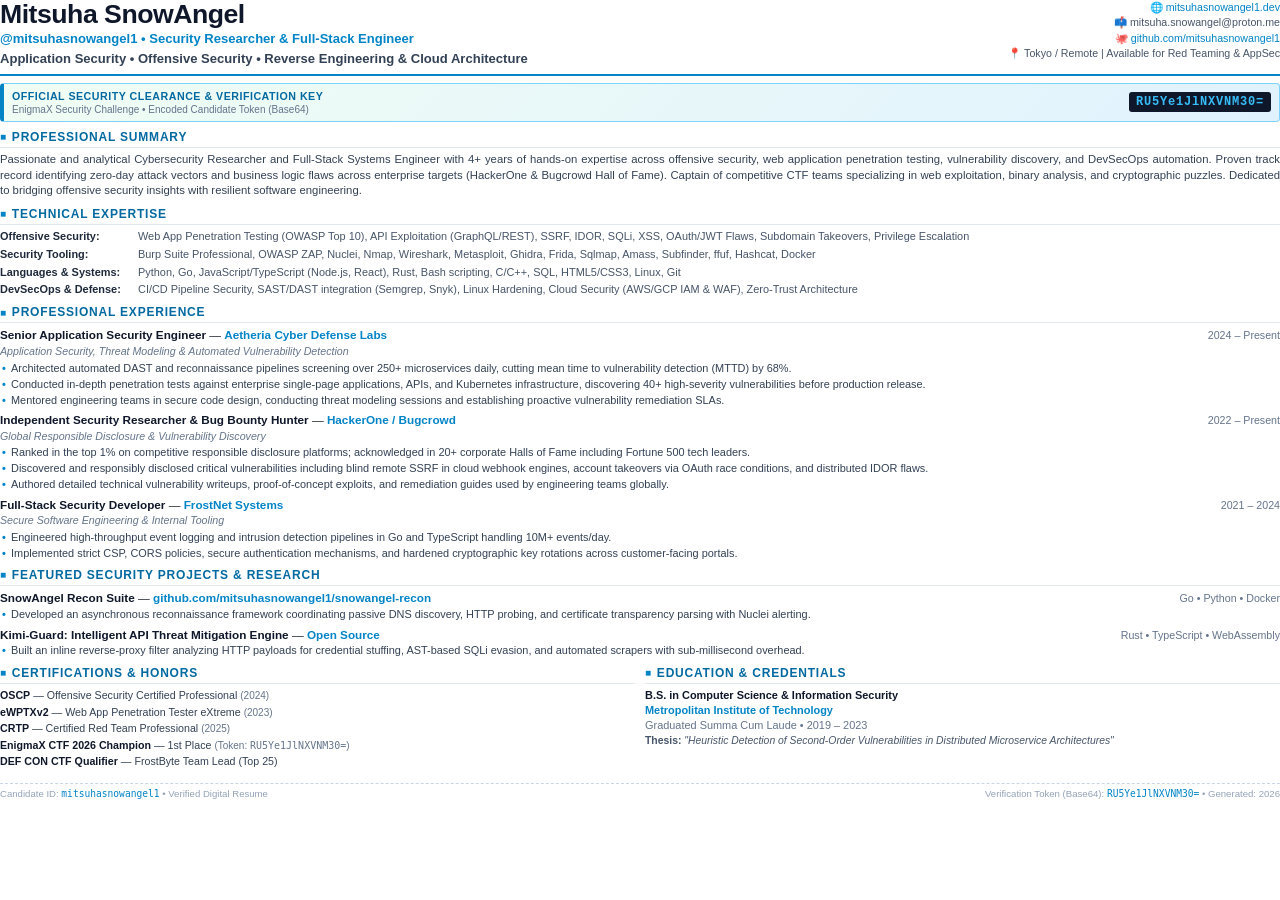
<file: resume.html>
<!DOCTYPE html>
<html lang="en">
<head>
<meta charset="UTF-8">
<meta name="viewport" content="width=device-width, initial-scale=1.0">
<title>Mitsuha SnowAngel - Resume</title>
<style>
  @page {
    size: A4;
    margin: 8mm 10mm 8mm 10mm;
  }
  * {
    box-sizing: border-box;
    margin: 0;
    padding: 0;
  }
  body {
    font-family: -apple-system, BlinkMacSystemFont, "Segoe UI", Roboto, "Helvetica Neue", Arial, sans-serif;
    color: #1a202c;
    background: #ffffff;
    line-height: 1.35;
    font-size: 8.8pt;
  }
  .resume-container {
    max-width: 100%;
    margin: 0 auto;
  }
  /* Header */
  .header {
    border-bottom: 2px solid #0284c7;
    padding-bottom: 6px;
    margin-bottom: 7px;
    display: flex;
    justify-content: space-between;
    align-items: flex-start;
  }
  .header-left h1 {
    font-size: 20pt;
    font-weight: 800;
    color: #0f172a;
    letter-spacing: -0.5px;
    line-height: 1.1;
  }
  .header-left .alias {
    font-size: 9.8pt;
    color: #0284c7;
    font-weight: 600;
    margin-top: 1px;
  }
  .header-left .title {
    font-size: 9.8pt;
    font-weight: 600;
    color: #334155;
    margin-top: 2px;
  }
  .header-right {
    text-align: right;
    font-size: 8pt;
    color: #475569;
    line-height: 1.45;
  }
  .header-right a {
    color: #0284c7;
    text-decoration: none;
    font-weight: 500;
  }

  /* CTF & Flag Highlight Banner */
  .flag-badge-box {
    background: linear-gradient(135deg, #f0fdf4 0%, #e0f2fe 100%);
    border: 1px solid #7dd3fc;
    border-left: 4px solid #0284c7;
    border-radius: 4px;
    padding: 4px 8px;
    margin-bottom: 7px;
    display: flex;
    justify-content: space-between;
    align-items: center;
  }
  .flag-badge-box .badge-title {
    font-size: 8pt;
    font-weight: 700;
    color: #0369a1;
    text-transform: uppercase;
    letter-spacing: 0.5px;
  }
  .flag-badge-box .flag-val {
    font-family: "Courier New", Courier, monospace;
    background: #0f172a;
    color: #38bdf8;
    padding: 2px 7px;
    border-radius: 3px;
    font-weight: 700;
    font-size: 9pt;
    letter-spacing: 0.8px;
  }
  .flag-badge-box .flag-note {
    font-size: 7.5pt;
    color: #64748b;
  }

  /* Section Styles */
  .section {
    margin-bottom: 7px;
  }
  .section-title {
    font-size: 9pt;
    font-weight: 700;
    text-transform: uppercase;
    letter-spacing: 0.8px;
    color: #0369a1;
    border-bottom: 1px solid #e2e8f0;
    padding-bottom: 2px;
    margin-bottom: 4px;
    display: flex;
    align-items: center;
    gap: 5px;
  }
  .section-title::before {
    content: "■";
    font-size: 7.5pt;
    color: #0284c7;
  }

  /* Summary */
  .summary-text {
    color: #334155;
    font-size: 8.5pt;
    text-align: justify;
    line-height: 1.38;
  }

  /* Skills Grid */
  .skills-grid {
    display: grid;
    grid-template-columns: 130px 1fr;
    row-gap: 3px;
    column-gap: 8px;
    font-size: 8.2pt;
  }
  .skill-category {
    font-weight: 700;
    color: #1e293b;
  }
  .skill-items {
    color: #475569;
  }

  /* Experience & Projects */
  .item {
    margin-bottom: 5px;
  }
  .item-header {
    display: flex;
    justify-content: space-between;
    align-items: baseline;
    margin-bottom: 1px;
  }
  .item-role {
    font-weight: 700;
    font-size: 8.8pt;
    color: #0f172a;
  }
  .item-company {
    font-weight: 600;
    color: #0284c7;
  }
  .item-date {
    font-size: 8pt;
    font-weight: 500;
    color: #64748b;
  }
  .item-sub {
    font-size: 8pt;
    font-style: italic;
    color: #64748b;
    margin-bottom: 2px;
  }
  .item-bullets {
    list-style-type: none;
    padding-left: 0;
  }
  .item-bullets li {
    position: relative;
    padding-left: 11px;
    margin-bottom: 1.5px;
    font-size: 8.2pt;
    color: #334155;
    line-height: 1.32;
  }
  .item-bullets li::before {
    content: "•";
    position: absolute;
    left: 2px;
    color: #0284c7;
    font-weight: bold;
  }
  .item-bullets strong {
    color: #0f172a;
  }

  /* Multi-column row */
  .cols-2 {
    display: grid;
    grid-template-columns: 1fr 1fr;
    gap: 10px;
  }

  /* Certifications & Awards */
  .cert-list {
    list-style: none;
    font-size: 8pt;
  }
  .cert-list li {
    margin-bottom: 2px;
    color: #334155;
  }
  .cert-list strong {
    color: #0f172a;
  }
  .cert-date {
    color: #64748b;
    font-size: 7.5pt;
  }

  /* Footer */
  .resume-footer {
    border-top: 1px dashed #cbd5e1;
    margin-top: 6px;
    padding-top: 4px;
    font-size: 7.2pt;
    color: #94a3b8;
    display: flex;
    justify-content: space-between;
  }
  .resume-footer code {
    font-family: monospace;
    color: #0284c7;
  }
</style>
</head>
<body>

<div class="resume-container">
  <!-- Header -->
  <header class="header">
    <div class="header-left">
      <h1>Mitsuha SnowAngel</h1>
      <div class="alias">@mitsuhasnowangel1 • Security Researcher & Full-Stack Engineer</div>
      <div class="title">Application Security • Offensive Security • Reverse Engineering & Cloud Architecture</div>
    </div>
    <div class="header-right">
      <div>🌐 <a href="https://mitsuhasnowangel1.dev">mitsuhasnowangel1.dev</a></div>
      <div>📫 mitsuha.snowangel@proton.me</div>
      <div>🐙 <a href="https://github.com/mitsuhasnowangel1">github.com/mitsuhasnowangel1</a></div>
      <div>📍 Tokyo / Remote | Available for Red Teaming & AppSec</div>
    </div>
  </header>

  <!-- CTF Verification & Security Clearance Banner -->
  <div class="flag-badge-box">
    <div>
      <span class="badge-title">Official Security Clearance & Verification Key</span>
      <div class="flag-note">EnigmaX Security Challenge • Encoded Candidate Token (Base64)</div>
    </div>
    <div class="flag-val">RU5Ye1JlNXVNM30=</div>
  </div>

  <!-- Summary -->
  <section class="section">
    <div class="section-title">Professional Summary</div>
    <p class="summary-text">
      Passionate and analytical Cybersecurity Researcher and Full-Stack Systems Engineer with 4+ years of hands-on expertise across offensive security, web application penetration testing, vulnerability discovery, and DevSecOps automation. Proven track record identifying zero-day attack vectors and business logic flaws across enterprise targets (HackerOne & Bugcrowd Hall of Fame). Captain of competitive CTF teams specializing in web exploitation, binary analysis, and cryptographic puzzles. Dedicated to bridging offensive security insights with resilient software engineering.
    </p>
  </section>

  <!-- Technical Skills -->
  <section class="section">
    <div class="section-title">Technical Expertise</div>
    <div class="skills-grid">
      <div class="skill-category">Offensive Security:</div>
      <div class="skill-items">Web App Penetration Testing (OWASP Top 10), API Exploitation (GraphQL/REST), SSRF, IDOR, SQLi, XSS, OAuth/JWT Flaws, Subdomain Takeovers, Privilege Escalation</div>

      <div class="skill-category">Security Tooling:</div>
      <div class="skill-items">Burp Suite Professional, OWASP ZAP, Nuclei, Nmap, Wireshark, Metasploit, Ghidra, Frida, Sqlmap, Amass, Subfinder, ffuf, Hashcat, Docker</div>

      <div class="skill-category">Languages & Systems:</div>
      <div class="skill-items">Python, Go, JavaScript/TypeScript (Node.js, React), Rust, Bash scripting, C/C++, SQL, HTML5/CSS3, Linux, Git</div>

      <div class="skill-category">DevSecOps & Defense:</div>
      <div class="skill-items">CI/CD Pipeline Security, SAST/DAST integration (Semgrep, Snyk), Linux Hardening, Cloud Security (AWS/GCP IAM & WAF), Zero-Trust Architecture</div>
    </div>
  </section>

  <!-- Experience -->
  <section class="section">
    <div class="section-title">Professional Experience</div>

    <div class="item">
      <div class="item-header">
        <div>
          <span class="item-role">Senior Application Security Engineer</span> — 
          <span class="item-company">Aetheria Cyber Defense Labs</span>
        </div>
        <div class="item-date">2024 – Present</div>
      </div>
      <div class="item-sub">Application Security, Threat Modeling & Automated Vulnerability Detection</div>
      <ul class="item-bullets">
        <li>Architected automated DAST and reconnaissance pipelines screening over 250+ microservices daily, cutting mean time to vulnerability detection (MTTD) by 68%.</li>
        <li>Conducted in-depth penetration tests against enterprise single-page applications, APIs, and Kubernetes infrastructure, discovering 40+ high-severity vulnerabilities before production release.</li>
        <li>Mentored engineering teams in secure code design, conducting threat modeling sessions and establishing proactive vulnerability remediation SLAs.</li>
      </ul>
    </div>

    <div class="item">
      <div class="item-header">
        <div>
          <span class="item-role">Independent Security Researcher & Bug Bounty Hunter</span> — 
          <span class="item-company">HackerOne / Bugcrowd</span>
        </div>
        <div class="item-date">2022 – Present</div>
      </div>
      <div class="item-sub">Global Responsible Disclosure & Vulnerability Discovery</div>
      <ul class="item-bullets">
        <li>Ranked in the top 1% on competitive responsible disclosure platforms; acknowledged in 20+ corporate Halls of Fame including Fortune 500 tech leaders.</li>
        <li>Discovered and responsibly disclosed critical vulnerabilities including blind remote SSRF in cloud webhook engines, account takeovers via OAuth race conditions, and distributed IDOR flaws.</li>
        <li>Authored detailed technical vulnerability writeups, proof-of-concept exploits, and remediation guides used by engineering teams globally.</li>
      </ul>
    </div>

    <div class="item">
      <div class="item-header">
        <div>
          <span class="item-role">Full-Stack Security Developer</span> — 
          <span class="item-company">FrostNet Systems</span>
        </div>
        <div class="item-date">2021 – 2024</div>
      </div>
      <div class="item-sub">Secure Software Engineering & Internal Tooling</div>
      <ul class="item-bullets">
        <li>Engineered high-throughput event logging and intrusion detection pipelines in Go and TypeScript handling 10M+ events/day.</li>
        <li>Implemented strict CSP, CORS policies, secure authentication mechanisms, and hardened cryptographic key rotations across customer-facing portals.</li>
      </ul>
    </div>
  </section>

  <!-- Projects & Research -->
  <section class="section">
    <div class="section-title">Featured Security Projects & Research</div>

    <div class="item">
      <div class="item-header">
        <div>
          <span class="item-role">SnowAngel Recon Suite</span> — 
          <span class="item-company">github.com/mitsuhasnowangel1/snowangel-recon</span>
        </div>
        <div class="item-date">Go • Python • Docker</div>
      </div>
      <ul class="item-bullets">
        <li>Developed an asynchronous reconnaissance framework coordinating passive DNS discovery, HTTP probing, and certificate transparency parsing with Nuclei alerting.</li>
      </ul>
    </div>

    <div class="item">
      <div class="item-header">
        <div>
          <span class="item-role">Kimi-Guard: Intelligent API Threat Mitigation Engine</span> — 
          <span class="item-company">Open Source</span>
        </div>
        <div class="item-date">Rust • TypeScript • WebAssembly</div>
      </div>
      <ul class="item-bullets">
        <li>Built an inline reverse-proxy filter analyzing HTTP payloads for credential stuffing, AST-based SQLi evasion, and automated scrapers with sub-millisecond overhead.</li>
      </ul>
    </div>
  </section>

  <!-- Two Column Layout for Certifications, CTF & Education -->
  <div class="cols-2">
    <!-- CTF Achievements & Certs -->
    <section class="section">
      <div class="section-title">Certifications & Honors</div>
      <ul class="cert-list">
        <li><strong>OSCP</strong> — Offensive Security Certified Professional <span class="cert-date">(2024)</span></li>
        <li><strong>eWPTXv2</strong> — Web App Penetration Tester eXtreme <span class="cert-date">(2023)</span></li>
        <li><strong>CRTP</strong> — Certified Red Team Professional <span class="cert-date">(2025)</span></li>
        <li><strong>EnigmaX CTF 2026 Champion</strong> — 1st Place <span class="cert-date">(Token: <code>RU5Ye1JlNXVNM30=</code>)</span></li>
        <li><strong>DEF CON CTF Qualifier</strong> — FrostByte Team Lead (Top 25)</li>
      </ul>
    </section>

    <!-- Education & Credentials -->
    <section class="section">
      <div class="section-title">Education & Credentials</div>
      <div style="font-size: 8.2pt;">
        <div style="font-weight: 700; color: #0f172a;">B.S. in Computer Science & Information Security</div>
        <div style="color: #0284c7; font-weight: 600;">Metropolitan Institute of Technology</div>
        <div style="color: #64748b; margin-bottom: 2px;">Graduated Summa Cum Laude • 2019 – 2023</div>
        <div style="color: #475569; font-size: 7.8pt; line-height: 1.35;">
          <strong>Thesis:</strong> <em>"Heuristic Detection of Second-Order Vulnerabilities in Distributed Microservice Architectures"</em>
        </div>
      </div>
    </section>
  </div>

  <!-- Footer -->
  <footer class="resume-footer">
    <div>Candidate ID: <code>mitsuhasnowangel1</code> • Verified Digital Resume</div>
    <div>Verification Token (Base64): <code>RU5Ye1JlNXVNM30=</code> • Generated: 2026</div>
  </footer>
</div>

</body>
</html>
</file>
<file: css/style.css>
/* ==========================================================================
   Mitsuha SnowAngel (mitsuhasnowangel1) - Cyber-Frost Portfolio Stylesheet
   ========================================================================== */

:root {
  --bg-dark: #060a12;
  --bg-primary: #0a1120;
  --bg-secondary: #0f1c32;
  --bg-card: rgba(15, 28, 50, 0.65);
  --bg-card-hover: rgba(22, 40, 70, 0.85);
  --bg-glass: rgba(10, 17, 32, 0.75);
  
  --accent-ice: #e0f2fe;
  --accent-cyan: #38bdf8;
  --accent-blue: #0284c7;
  --accent-deep: #0369a1;
  --accent-frost: #7dd3fc;
  --accent-glow: rgba(56, 189, 248, 0.35);
  --accent-glow-subtle: rgba(56, 189, 248, 0.12);
  
  --text-main: #f8fafc;
  --text-muted: #94a3b8;
  --text-dim: #64748b;
  --text-highlight: #38bdf8;
  
  --border-light: rgba(56, 189, 248, 0.18);
  --border-hover: rgba(56, 189, 248, 0.5);
  --border-highlight: #38bdf8;
  
  --tag-bg: rgba(56, 189, 248, 0.12);
  --tag-border: rgba(56, 189, 248, 0.25);
  --tag-color: #7dd3fc;

  --terminal-bg: #070d18;
  --terminal-text: #e2e8f0;
  --terminal-prompt: #38bdf8;
  --terminal-green: #4ade80;

  --font-sans: -apple-system, BlinkMacSystemFont, "Segoe UI", Roboto, "Helvetica Neue", Arial, sans-serif;
  --font-mono: ui-monospace, SFMono-Regular, "SF Mono", Menlo, Consolas, "Liberation Mono", monospace;
  
  --radius-sm: 6px;
  --radius-md: 12px;
  --radius-lg: 18px;
  --radius-full: 9999px;
  
  --shadow-glow: 0 0 25px rgba(56, 189, 248, 0.2);
  --shadow-card: 0 10px 30px -10px rgba(0, 0, 0, 0.5);
}

/* Base resets & layout */
*, *::before, *::after {
  box-sizing: border-box;
  margin: 0;
  padding: 0;
}

html {
  scroll-behavior: smooth;
  font-size: 16px;
  background-color: var(--bg-dark);
}

body {
  font-family: var(--font-sans);
  background-color: var(--bg-dark);
  color: var(--text-main);
  line-height: 1.6;
  overflow-x: hidden;
  position: relative;
  min-height: 100vh;
}

/* Snowflake Canvas Background */
#snow-canvas {
  position: fixed;
  top: 0;
  left: 0;
  width: 100vw;
  height: 100vh;
  pointer-events: none;
  z-index: 1;
}

/* Ambient Aurora Glows in Background */
.aurora-layer {
  position: fixed;
  inset: 0;
  pointer-events: none;
  z-index: 0;
  overflow: hidden;
}

.aurora-blob {
  position: absolute;
  border-radius: 50%;
  filter: blur(100px);
  opacity: 0.18;
  animation: floatAmbient 18s ease-in-out infinite alternate;
}

.aurora-1 {
  top: -10%;
  left: 20%;
  width: 600px;
  height: 600px;
  background: radial-gradient(circle, #0284c7 0%, #0369a1 40%, transparent 70%);
}

.aurora-2 {
  top: 45%;
  right: -10%;
  width: 550px;
  height: 550px;
  background: radial-gradient(circle, #38bdf8 0%, #0d9488 40%, transparent 70%);
  animation-delay: -7s;
}

.aurora-3 {
  bottom: 5%;
  left: -5%;
  width: 500px;
  height: 500px;
  background: radial-gradient(circle, #6366f1 0%, #0284c7 40%, transparent 70%);
  animation-delay: -12s;
}

@keyframes floatAmbient {
  0% { transform: translate(0, 0) scale(1); }
  50% { transform: translate(40px, 30px) scale(1.1); }
  100% { transform: translate(-30px, -20px) scale(0.95); }
}

/* Main Content Wrapper */
.content-wrapper {
  position: relative;
  z-index: 2;
  display: flex;
  flex-direction: column;
  min-height: 100vh;
}

.container {
  max-width: 1160px;
  margin: 0 auto;
  padding: 0 1.5rem;
  width: 100%;
}

/* Typography & Headings */
h1, h2, h3, h4, h5, h6 {
  color: var(--text-main);
  font-weight: 700;
  line-height: 1.25;
}

.section-header {
  text-align: center;
  margin-bottom: 3.5rem;
  position: relative;
}

.section-tag {
  display: inline-flex;
  align-items: center;
  gap: 0.5rem;
  font-family: var(--font-mono);
  font-size: 0.82rem;
  font-weight: 600;
  color: var(--accent-cyan);
  text-transform: uppercase;
  letter-spacing: 2px;
  background: var(--tag-bg);
  border: 1px solid var(--tag-border);
  padding: 0.35rem 0.9rem;
  border-radius: var(--radius-full);
  margin-bottom: 0.8rem;
}

.section-tag .dot {
  width: 6px;
  height: 6px;
  border-radius: 50%;
  background: var(--accent-cyan);
  box-shadow: 0 0 8px var(--accent-cyan);
}

.section-title {
  font-size: 2.2rem;
  letter-spacing: -0.5px;
  margin-bottom: 0.8rem;
}

.section-desc {
  color: var(--text-muted);
  max-width: 650px;
  margin: 0 auto;
  font-size: 1.05rem;
}

/* ==========================================================================
   Navigation Bar
   ========================================================================== */
.site-nav {
  position: sticky;
  top: 0;
  z-index: 100;
  background: var(--bg-glass);
  backdrop-filter: blur(14px);
  -webkit-backdrop-filter: blur(14px);
  border-bottom: 1px solid var(--border-light);
  transition: all 0.3s ease;
}

.nav-container {
  display: flex;
  align-items: center;
  justify-content: space-between;
  height: 72px;
}

.brand-logo {
  display: flex;
  align-items: center;
  gap: 0.75rem;
  text-decoration: none;
  color: var(--text-main);
  font-weight: 800;
  font-size: 1.2rem;
  letter-spacing: -0.5px;
}

.brand-icon {
  width: 38px;
  height: 38px;
  border-radius: 10px;
  background: linear-gradient(135deg, #0284c7, #38bdf8);
  display: flex;
  align-items: center;
  justify-content: center;
  box-shadow: 0 0 15px rgba(56, 189, 248, 0.4);
}

.brand-icon svg {
  width: 22px;
  height: 22px;
  fill: #ffffff;
}

.brand-alias {
  font-family: var(--font-mono);
  font-size: 0.8rem;
  color: var(--accent-cyan);
  display: block;
  font-weight: 500;
}

.nav-menu {
  display: flex;
  align-items: center;
  gap: 1.5rem;
  list-style: none;
}

.nav-link {
  color: var(--text-muted);
  text-decoration: none;
  font-size: 0.92rem;
  font-weight: 500;
  transition: color 0.2s ease;
  position: relative;
  padding: 0.4rem 0;
}

.nav-link:hover, .nav-link.active {
  color: var(--accent-cyan);
}

.nav-link.active::after {
  content: "";
  position: absolute;
  bottom: 0;
  left: 0;
  right: 0;
  height: 2px;
  background: var(--accent-cyan);
  box-shadow: 0 0 8px var(--accent-cyan);
  border-radius: 2px;
}

.nav-actions {
  display: flex;
  align-items: center;
  gap: 0.8rem;
}

.btn {
  display: inline-flex;
  align-items: center;
  justify-content: center;
  gap: 0.5rem;
  font-size: 0.9rem;
  font-weight: 600;
  border-radius: var(--radius-sm);
  padding: 0.6rem 1.25rem;
  text-decoration: none;
  cursor: pointer;
  transition: all 0.25s ease;
  border: 1px solid transparent;
  font-family: inherit;
}

.btn-primary {
  background: linear-gradient(135deg, #0284c7 0%, #38bdf8 100%);
  color: #070d18;
  font-weight: 700;
  box-shadow: 0 4px 15px rgba(56, 189, 248, 0.35);
}

.btn-primary:hover {
  background: linear-gradient(135deg, #0369a1 0%, #7dd3fc 100%);
  box-shadow: 0 6px 20px rgba(56, 189, 248, 0.5);
  transform: translateY(-1.5px);
}

.btn-outline {
  background: rgba(56, 189, 248, 0.08);
  border-color: var(--border-light);
  color: var(--text-main);
}

.btn-outline:hover {
  background: rgba(56, 189, 248, 0.16);
  border-color: var(--accent-cyan);
  color: var(--accent-cyan);
  box-shadow: 0 0 15px var(--accent-glow-subtle);
  transform: translateY(-1.5px);
}

.btn-sm {
  font-size: 0.8rem;
  padding: 0.4rem 0.85rem;
}

.icon-btn {
  width: 38px;
  height: 38px;
  border-radius: var(--radius-sm);
  background: var(--bg-card);
  border: 1px solid var(--border-light);
  color: var(--text-muted);
  display: flex;
  align-items: center;
  justify-content: center;
  cursor: pointer;
  transition: all 0.2s ease;
}

.icon-btn:hover {
  border-color: var(--accent-cyan);
  color: var(--accent-cyan);
  box-shadow: 0 0 12px var(--accent-glow);
}

/* Mobile Nav Toggle */
.mobile-toggle {
  display: none;
  background: none;
  border: none;
  color: var(--text-main);
  cursor: pointer;
}

/* ==========================================================================
   Hero Section
   ========================================================================== */
.hero-section {
  padding: 5rem 0 4rem;
  position: relative;
}

.hero-grid {
  display: grid;
  grid-template-columns: 1.15fr 0.85fr;
  align-items: center;
  gap: 3.5rem;
}

.hero-badge {
  display: inline-flex;
  align-items: center;
  gap: 0.6rem;
  background: rgba(14, 165, 233, 0.1);
  border: 1px solid rgba(56, 189, 248, 0.3);
  padding: 0.35rem 0.95rem;
  border-radius: var(--radius-full);
  font-size: 0.82rem;
  color: var(--accent-cyan);
  font-family: var(--font-mono);
  margin-bottom: 1.4rem;
}

.status-pulse {
  width: 8px;
  height: 8px;
  border-radius: 50%;
  background: #22c55e;
  box-shadow: 0 0 10px #22c55e;
  animation: pulseDot 2s infinite;
}

@keyframes pulseDot {
  0% { transform: scale(0.95); opacity: 0.8; }
  50% { transform: scale(1.3); opacity: 1; box-shadow: 0 0 14px #22c55e; }
  100% { transform: scale(0.95); opacity: 0.8; }
}

.hero-title {
  font-size: 3.2rem;
  letter-spacing: -1px;
  line-height: 1.12;
  margin-bottom: 0.8rem;
}

.hero-title .gradient-text {
  background: linear-gradient(135deg, #ffffff 20%, #7dd3fc 60%, #38bdf8 100%);
  -webkit-background-clip: text;
  -webkit-text-fill-color: transparent;
}

.hero-handle {
  font-family: var(--font-mono);
  color: var(--accent-cyan);
  font-size: 1.2rem;
  margin-bottom: 1.2rem;
  display: inline-block;
  background: rgba(56, 189, 248, 0.08);
  padding: 0.2rem 0.75rem;
  border-radius: 4px;
  border-left: 3px solid var(--accent-cyan);
}

.hero-typewriter {
  font-family: var(--font-mono);
  font-size: 1.05rem;
  color: var(--text-main);
  background: rgba(15, 23, 42, 0.8);
  border: 1px solid var(--border-light);
  padding: 0.6rem 1rem;
  border-radius: var(--radius-sm);
  margin-bottom: 1.4rem;
  display: flex;
  align-items: center;
  gap: 0.5rem;
}

.hero-typewriter .prompt-char {
  color: var(--accent-cyan);
  font-weight: 700;
}

.hero-typewriter #typed-text {
  color: #38bdf8;
  font-weight: 600;
}

.typing-cursor {
  display: inline-block;
  width: 8px;
  height: 18px;
  background: var(--accent-cyan);
  margin-left: 2px;
  animation: blinkCursor 0.8s infinite;
}

@keyframes blinkCursor {
  0%, 100% { opacity: 1; }
  50% { opacity: 0; }
}

.hero-bio {
  color: var(--text-muted);
  font-size: 1.05rem;
  line-height: 1.65;
  margin-bottom: 2rem;
}

.hero-actions {
  display: flex;
  flex-wrap: wrap;
  gap: 1rem;
  margin-bottom: 2.5rem;
}

/* Flag & Hint Banner in Hero */
.hero-flag-banner {
  background: linear-gradient(135deg, rgba(2, 132, 199, 0.15) 0%, rgba(15, 28, 50, 0.8) 100%);
  border: 1px solid rgba(56, 189, 248, 0.35);
  border-radius: var(--radius-md);
  padding: 1rem 1.25rem;
  display: flex;
  align-items: center;
  justify-content: space-between;
  gap: 1rem;
  box-shadow: 0 4px 20px rgba(0, 0, 0, 0.3);
}

.flag-info {
  display: flex;
  flex-direction: column;
}

.flag-label {
  font-size: 0.75rem;
  text-transform: uppercase;
  letter-spacing: 1px;
  color: var(--accent-frost);
  font-weight: 700;
}

.flag-sub {
  font-size: 0.82rem;
  color: var(--text-muted);
}

.flag-box {
  display: flex;
  align-items: center;
  gap: 0.5rem;
}

/* Hero Visual / Avatar Card */
.hero-visual {
  position: relative;
  display: flex;
  justify-content: center;
}

.avatar-wrapper {
  position: relative;
  width: 320px;
  height: 320px;
}

.avatar-glow-ring {
  position: absolute;
  inset: -12px;
  border-radius: 50%;
  background: radial-gradient(circle, rgba(56, 189, 248, 0.4) 0%, rgba(2, 132, 199, 0.1) 60%, transparent 80%);
  filter: blur(15px);
  animation: pulseAvatar 4s ease-in-out infinite alternate;
}

@keyframes pulseAvatar {
  0% { transform: scale(0.96); opacity: 0.6; }
  100% { transform: scale(1.05); opacity: 0.9; }
}

.avatar-image {
  position: relative;
  width: 100%;
  height: 100%;
  border-radius: 50%;
  object-fit: cover;
  border: 3px solid rgba(56, 189, 248, 0.4);
  box-shadow: 0 15px 35px rgba(0, 0, 0, 0.6);
  background: #091326;
}

.floating-badge {
  position: absolute;
  background: var(--bg-card);
  backdrop-filter: blur(10px);
  -webkit-backdrop-filter: blur(10px);
  border: 1px solid var(--border-light);
  padding: 0.6rem 0.9rem;
  border-radius: var(--radius-md);
  box-shadow: var(--shadow-card);
  display: flex;
  align-items: center;
  gap: 0.6rem;
  font-size: 0.8rem;
  font-weight: 600;
  z-index: 10;
  animation: floatBadge 6s ease-in-out infinite alternate;
}

.badge-ctf {
  bottom: 10px;
  left: -20px;
}

.badge-appsec {
  top: 15px;
  right: -20px;
  animation-delay: -3s;
}

@keyframes floatBadge {
  0% { transform: translateY(0); }
  100% { transform: translateY(-10px); }
}

/* Stats Ribbon */
.stats-ribbon {
  margin-top: 3.5rem;
  display: grid;
  grid-template-columns: repeat(4, 1fr);
  gap: 1.5rem;
}

.stat-item {
  background: var(--bg-card);
  backdrop-filter: blur(10px);
  border: 1px solid var(--border-light);
  border-radius: var(--radius-md);
  padding: 1.4rem;
  text-align: center;
  transition: all 0.3s ease;
}

.stat-item:hover {
  border-color: var(--accent-cyan);
  transform: translateY(-3px);
  box-shadow: var(--shadow-glow);
}

.stat-value {
  font-size: 2.2rem;
  font-weight: 800;
  color: #38bdf8;
  font-family: var(--font-mono);
  margin-bottom: 0.2rem;
}

.stat-label {
  font-size: 0.85rem;
  color: var(--text-muted);
  font-weight: 500;
}

/* ==========================================================================
   Section: About Me
   ========================================================================== */
.about-section {
  padding: 6rem 0;
  position: relative;
}

.about-grid {
  display: grid;
  grid-template-columns: 1fr 1fr;
  gap: 3rem;
  align-items: start;
}

.about-card {
  background: var(--bg-card);
  backdrop-filter: blur(12px);
  border: 1px solid var(--border-light);
  border-radius: var(--radius-lg);
  padding: 2.2rem;
  box-shadow: var(--shadow-card);
}

.about-card h3 {
  font-size: 1.35rem;
  margin-bottom: 1rem;
  display: flex;
  align-items: center;
  gap: 0.6rem;
  color: var(--text-main);
}

.about-card h3 svg {
  color: var(--accent-cyan);
}

.about-text {
  color: var(--text-muted);
  font-size: 0.98rem;
  line-height: 1.7;
  margin-bottom: 1.2rem;
}

.key-traits {
  display: grid;
  grid-template-columns: repeat(2, 1fr);
  gap: 1rem;
  margin-top: 1.5rem;
}

.trait-box {
  background: rgba(10, 17, 32, 0.6);
  border: 1px solid var(--border-light);
  border-radius: var(--radius-sm);
  padding: 0.9rem;
}

.trait-title {
  font-size: 0.88rem;
  font-weight: 700;
  color: var(--accent-cyan);
  margin-bottom: 0.3rem;
}

.trait-desc {
  font-size: 0.8rem;
  color: var(--text-muted);
  line-height: 1.4;
}

/* Security Dossier / Metadata Card */
.dossier-card {
  background: #08101e;
  border: 1px solid var(--border-light);
  border-radius: var(--radius-lg);
  overflow: hidden;
  box-shadow: var(--shadow-card);
}

.dossier-header {
  background: rgba(2, 132, 199, 0.15);
  border-bottom: 1px solid var(--border-light);
  padding: 0.8rem 1.2rem;
  display: flex;
  align-items: center;
  justify-content: space-between;
  font-family: var(--font-mono);
  font-size: 0.85rem;
}

.dossier-id {
  color: var(--accent-cyan);
  font-weight: 700;
}

.dossier-body {
  padding: 1.5rem;
}

.dossier-row {
  display: flex;
  justify-content: space-between;
  padding: 0.65rem 0;
  border-bottom: 1px solid rgba(255, 255, 255, 0.05);
  font-size: 0.88rem;
}

.dossier-row:last-child {
  border-bottom: none;
}

.dossier-key {
  color: var(--text-dim);
  font-family: var(--font-mono);
}

.dossier-val {
  color: var(--text-main);
  font-weight: 600;
  text-align: right;
}

.dossier-val code {
  font-family: var(--font-mono);
  color: var(--accent-cyan);
  background: rgba(56, 189, 248, 0.1);
  padding: 2px 6px;
  border-radius: 4px;
}

/* ==========================================================================
   Section: Skills Matrix
   ========================================================================== */
.skills-section {
  padding: 6rem 0;
  background: linear-gradient(180deg, transparent 0%, rgba(10, 17, 32, 0.7) 50%, transparent 100%);
}

.skills-grid {
  display: grid;
  grid-template-columns: repeat(auto-fit, minmax(260px, 1fr));
  gap: 1.5rem;
}

.skill-category-card {
  background: var(--bg-card);
  backdrop-filter: blur(10px);
  border: 1px solid var(--border-light);
  border-radius: var(--radius-md);
  padding: 1.8rem;
  transition: all 0.3s ease;
  position: relative;
  overflow: hidden;
}

.skill-category-card:hover {
  border-color: var(--accent-cyan);
  transform: translateY(-4px);
  box-shadow: var(--shadow-glow);
}

.skill-cat-header {
  display: flex;
  align-items: center;
  gap: 0.8rem;
  margin-bottom: 1.2rem;
}

.skill-cat-icon {
  width: 40px;
  height: 40px;
  border-radius: 8px;
  background: rgba(56, 189, 248, 0.12);
  display: flex;
  align-items: center;
  justify-content: center;
  color: var(--accent-cyan);
}

.skill-cat-title {
  font-size: 1.15rem;
  font-weight: 700;
}

.skill-tags {
  display: flex;
  flex-wrap: wrap;
  gap: 0.5rem;
}

.skill-tag {
  background: rgba(15, 23, 42, 0.8);
  border: 1px solid var(--border-light);
  color: var(--text-muted);
  font-size: 0.82rem;
  font-weight: 500;
  padding: 0.35rem 0.75rem;
  border-radius: 6px;
  transition: all 0.2s ease;
}

.skill-tag:hover {
  background: rgba(56, 189, 248, 0.15);
  color: var(--accent-cyan);
  border-color: var(--accent-cyan);
}

/* ==========================================================================
   Section: Featured Projects
   ========================================================================== */
.projects-section {
  padding: 6rem 0;
}

.projects-grid {
  display: grid;
  grid-template-columns: repeat(auto-fit, minmax(330px, 1fr));
  gap: 2rem;
}

.project-card {
  background: var(--bg-card);
  backdrop-filter: blur(12px);
  border: 1px solid var(--border-light);
  border-radius: var(--radius-lg);
  padding: 2rem;
  display: flex;
  flex-direction: column;
  justify-content: space-between;
  transition: all 0.3s ease;
  position: relative;
  overflow: hidden;
}

.project-card::before {
  content: "";
  position: absolute;
  top: 0;
  left: 0;
  right: 0;
  height: 3px;
  background: linear-gradient(90deg, #0284c7, #38bdf8);
  opacity: 0;
  transition: opacity 0.3s ease;
}

.project-card:hover {
  border-color: var(--accent-cyan);
  transform: translateY(-5px);
  box-shadow: 0 15px 35px rgba(0, 0, 0, 0.4), var(--shadow-glow);
}

.project-card:hover::before {
  opacity: 1;
}

.project-top {
  display: flex;
  justify-content: space-between;
  align-items: center;
  margin-bottom: 1.2rem;
}

.project-category {
  font-family: var(--font-mono);
  font-size: 0.75rem;
  color: var(--accent-cyan);
  text-transform: uppercase;
  letter-spacing: 1px;
}

.project-links {
  display: flex;
  gap: 0.6rem;
}

.project-link-icon {
  color: var(--text-muted);
  transition: color 0.2s;
  display: flex;
}

.project-link-icon:hover {
  color: var(--accent-cyan);
}

.project-title {
  font-size: 1.35rem;
  margin-bottom: 0.75rem;
}

.project-desc {
  color: var(--text-muted);
  font-size: 0.92rem;
  line-height: 1.6;
  margin-bottom: 1.5rem;
  flex-grow: 1;
}

.project-tech {
  display: flex;
  flex-wrap: wrap;
  gap: 0.45rem;
  margin-top: auto;
}

.tech-pill {
  font-family: var(--font-mono);
  font-size: 0.72rem;
  color: var(--tag-color);
  background: var(--tag-bg);
  border: 1px solid var(--tag-border);
  padding: 0.2rem 0.55rem;
  border-radius: 4px;
}

/* ==========================================================================
   Section: CTF & Verification Flag
   ========================================================================== */
.ctf-section {
  padding: 6rem 0;
  position: relative;
}

.ctf-card-banner {
  background: linear-gradient(135deg, rgba(8, 16, 30, 0.9) 0%, rgba(2, 132, 199, 0.15) 100%);
  border: 1px solid rgba(56, 189, 248, 0.3);
  border-radius: var(--radius-lg);
  padding: 3rem;
  box-shadow: 0 15px 40px rgba(0, 0, 0, 0.5);
  position: relative;
  overflow: hidden;
}

.ctf-card-banner::after {
  content: "❄";
  position: absolute;
  right: -20px;
  bottom: -40px;
  font-size: 16rem;
  color: rgba(56, 189, 248, 0.03);
  pointer-events: none;
}

.ctf-inner-grid {
  display: grid;
  grid-template-columns: 1.2fr 0.8fr;
  gap: 2.5rem;
  align-items: center;
}

.ctf-title {
  font-size: 1.85rem;
  margin-bottom: 1rem;
}

.ctf-desc {
  color: var(--text-muted);
  font-size: 1rem;
  margin-bottom: 1.5rem;
  line-height: 1.6;
}

.ctf-flag-showcase {
  background: #040811;
  border: 2px dashed rgba(56, 189, 248, 0.4);
  border-radius: var(--radius-md);
  padding: 1.5rem;
  text-align: center;
}

.flag-header-label {
  font-size: 0.8rem;
  color: var(--accent-frost);
  text-transform: uppercase;
  letter-spacing: 1.5px;
  font-weight: 700;
  margin-bottom: 0.6rem;
}

.flag-main-display {
  display: inline-flex;
  align-items: center;
  gap: 0.8rem;
  background: rgba(56, 189, 248, 0.08);
  border: 1px solid var(--accent-cyan);
  padding: 0.75rem 1.4rem;
  border-radius: var(--radius-sm);
  margin-bottom: 0.8rem;
  box-shadow: 0 0 20px rgba(56, 189, 248, 0.2);
}

.flag-string {
  font-family: var(--font-mono);
  font-size: 1.35rem;
  font-weight: 800;
  color: #38bdf8;
  letter-spacing: 1.2px;
}

.flag-explainer {
  font-size: 0.8rem;
  color: var(--text-dim);
}

/* ==========================================================================
   Section: Resume & Locked Preview
   ========================================================================== */
.resume-section {
  padding: 6rem 0;
  background: linear-gradient(180deg, rgba(10, 17, 32, 0.5) 0%, transparent 100%);
}

.resume-container-box {
  display: grid;
  grid-template-columns: 0.9fr 1.1fr;
  gap: 3rem;
  align-items: center;
}

.resume-details h3 {
  font-size: 2rem;
  margin-bottom: 1rem;
}

.resume-details p {
  color: var(--text-muted);
  font-size: 1.02rem;
  line-height: 1.65;
  margin-bottom: 1.5rem;
}

.resume-features {
  list-style: none;
  margin-bottom: 2rem;
}

.resume-features li {
  display: flex;
  align-items: center;
  gap: 0.75rem;
  color: var(--text-main);
  margin-bottom: 0.75rem;
  font-size: 0.95rem;
}

.resume-features li svg {
  color: var(--accent-cyan);
  flex-shrink: 0;
}

.resume-actions-group {
  display: flex;
  flex-wrap: wrap;
  gap: 1rem;
}

.resume-preview-card {
  position: relative;
  background: #091326;
  border: 1px solid var(--border-light);
  border-radius: var(--radius-lg);
  padding: 0.8rem;
  box-shadow: 0 20px 45px rgba(0, 0, 0, 0.6);
  transition: all 0.3s ease;
  overflow: hidden;
}

.resume-preview-card:hover {
  border-color: var(--accent-cyan);
  box-shadow: var(--shadow-glow);
}

.resume-preview-card img {
  width: 100%;
  height: auto;
  border-radius: var(--radius-sm);
  display: block;
}

.resume-overlay-badge {
  position: absolute;
  top: 1.2rem;
  right: 1.2rem;
  background: rgba(7, 13, 24, 0.88);
  backdrop-filter: blur(8px);
  -webkit-backdrop-filter: blur(8px);
  border: 1px solid var(--accent-cyan);
  padding: 0.35rem 0.8rem;
  border-radius: var(--radius-full);
  font-family: var(--font-mono);
  font-size: 0.75rem;
  color: var(--accent-cyan);
  font-weight: 700;
  display: flex;
  align-items: center;
  gap: 0.4rem;
  z-index: 10;
  box-shadow: 0 4px 15px rgba(0, 0, 0, 0.5);
}

/* ==========================================================================
   Section: Interactive Cyber Terminal
   ========================================================================== */
.terminal-section {
  padding: 6rem 0;
}

.terminal-window {
  background: var(--terminal-bg);
  border: 1px solid var(--border-light);
  border-radius: var(--radius-lg);
  overflow: hidden;
  box-shadow: 0 20px 50px rgba(0, 0, 0, 0.7);
  max-width: 900px;
  margin: 0 auto;
}

.terminal-titlebar {
  background: #0d1829;
  border-bottom: 1px solid var(--border-light);
  padding: 0.6rem 1rem;
  display: flex;
  align-items: center;
  justify-content: space-between;
}

.terminal-buttons {
  display: flex;
  gap: 6px;
}

.term-btn {
  width: 12px;
  height: 12px;
  border-radius: 50%;
  display: inline-block;
}

.term-red { background: #ef4444; }
.term-yellow { background: #eab308; }
.term-green { background: #22c55e; }

.terminal-title {
  font-family: var(--font-mono);
  font-size: 0.8rem;
  color: var(--text-dim);
}

.terminal-content {
  padding: 1.5rem;
  font-family: var(--font-mono);
  font-size: 0.9rem;
  color: var(--terminal-text);
  min-height: 280px;
  max-height: 400px;
  overflow-y: auto;
  line-height: 1.55;
}

.terminal-output {
  margin-bottom: 1rem;
}

.terminal-input-row {
  display: flex;
  align-items: center;
  gap: 0.5rem;
}

.terminal-prompt {
  color: var(--accent-cyan);
  font-weight: 700;
  white-space: nowrap;
}

.terminal-input {
  background: transparent;
  border: none;
  color: #ffffff;
  font-family: var(--font-mono);
  font-size: 0.9rem;
  width: 100%;
  outline: none;
}

/* ==========================================================================
   Section: Contact & Connect
   ========================================================================== */
.contact-section {
  padding: 6rem 0;
}

.contact-grid {
  display: grid;
  grid-template-columns: 0.9fr 1.1fr;
  gap: 3rem;
}

.contact-info-card {
  background: var(--bg-card);
  backdrop-filter: blur(12px);
  border: 1px solid var(--border-light);
  border-radius: var(--radius-lg);
  padding: 2.2rem;
}

.contact-channels {
  margin-top: 1.8rem;
  display: flex;
  flex-direction: column;
  gap: 1.2rem;
}

.channel-item {
  display: flex;
  align-items: center;
  gap: 1rem;
}

.channel-icon {
  width: 44px;
  height: 44px;
  border-radius: var(--radius-sm);
  background: rgba(56, 189, 248, 0.1);
  border: 1px solid var(--border-light);
  display: flex;
  align-items: center;
  justify-content: center;
  color: var(--accent-cyan);
  flex-shrink: 0;
}

.channel-label {
  font-size: 0.75rem;
  color: var(--text-dim);
  text-transform: uppercase;
  letter-spacing: 0.5px;
}

.channel-val {
  color: var(--text-main);
  text-decoration: none;
  font-weight: 600;
  font-size: 0.95rem;
  transition: color 0.2s;
}

.channel-val:hover {
  color: var(--accent-cyan);
}

.contact-form-card {
  background: var(--bg-card);
  backdrop-filter: blur(12px);
  border: 1px solid var(--border-light);
  border-radius: var(--radius-lg);
  padding: 2.2rem;
}

.form-group {
  margin-bottom: 1.25rem;
}

.form-label {
  display: block;
  font-size: 0.85rem;
  font-weight: 600;
  margin-bottom: 0.4rem;
  color: var(--text-muted);
}

.form-control {
  width: 100%;
  background: rgba(8, 16, 30, 0.8);
  border: 1px solid var(--border-light);
  border-radius: var(--radius-sm);
  padding: 0.75rem 1rem;
  color: #ffffff;
  font-family: var(--font-sans);
  font-size: 0.95rem;
  outline: none;
  transition: border-color 0.2s, box-shadow 0.2s;
}

.form-control:focus {
  border-color: var(--accent-cyan);
  box-shadow: 0 0 10px rgba(56, 189, 248, 0.25);
}

textarea.form-control {
  resize: vertical;
  min-height: 120px;
}

/* ==========================================================================
   Footer
   ========================================================================== */
.site-footer {
  border-top: 1px solid var(--border-light);
  background: rgba(6, 10, 18, 0.95);
  padding: 2.5rem 0;
  position: relative;
  z-index: 10;
}

.footer-content {
  display: flex;
  align-items: center;
  justify-content: space-between;
  flex-wrap: wrap;
  gap: 1.5rem;
}

.footer-left {
  display: flex;
  flex-direction: column;
  gap: 0.3rem;
}

.footer-copy {
  font-size: 0.85rem;
  color: var(--text-muted);
}

.footer-hash {
  font-family: var(--font-mono);
  font-size: 0.78rem;
  color: var(--accent-cyan);
}

/* ==========================================================================
   Hint Modal & Fullscreen Modal
   ========================================================================== */
.modal-backdrop {
  display: none;
  position: fixed;
  inset: 0;
  background: rgba(0, 0, 0, 0.85);
  backdrop-filter: blur(10px);
  z-index: 1000;
  align-items: center;
  justify-content: center;
  padding: 1.5rem;
}

.modal-backdrop.active {
  display: flex;
}

.modal-container {
  background: var(--bg-card);
  border: 1px solid var(--accent-cyan);
  border-radius: var(--radius-lg);
  max-width: 900px;
  width: 100%;
  max-height: 90vh;
  display: flex;
  flex-direction: column;
  box-shadow: 0 0 40px rgba(56, 189, 248, 0.3);
  overflow: hidden;
}

.modal-header {
  padding: 1rem 1.5rem;
  background: #091326;
  border-bottom: 1px solid var(--border-light);
  display: flex;
  justify-content: space-between;
  align-items: center;
}

.modal-body {
  padding: 1rem;
  overflow-y: auto;
  text-align: center;
}

.modal-close-btn {
  background: none;
  border: none;
  color: var(--text-muted);
  cursor: pointer;
  font-size: 1.5rem;
  line-height: 1;
}

.modal-close-btn:hover {
  color: #ffffff;
}

/* Hint Modal Specific Styles */
.hint-modal-box {
  max-width: 580px;
  background: #091326;
  border: 1px solid var(--accent-cyan);
  box-shadow: 0 0 50px rgba(56, 189, 248, 0.4);
  animation: modalPop 0.25s cubic-bezier(0.16, 1, 0.3, 1);
}

@keyframes modalPop {
  0% { transform: scale(0.92); opacity: 0; }
  100% { transform: scale(1); opacity: 1; }
}

.hint-modal-body {
  padding: 2.2rem 2.2rem 2.5rem;
  text-align: center;
}

.hint-icon-badge {
  width: 68px;
  height: 68px;
  border-radius: 50%;
  background: rgba(56, 189, 248, 0.15);
  border: 1px solid var(--accent-cyan);
  display: flex;
  align-items: center;
  justify-content: center;
  font-size: 2.2rem;
  margin: 0 auto 1.2rem;
  box-shadow: 0 0 25px rgba(56, 189, 248, 0.35);
}

.hint-title {
  font-size: 1.5rem;
  color: var(--text-main);
  margin-bottom: 1.2rem;
}

.hint-highlight-box {
  background: linear-gradient(135deg, rgba(2, 132, 199, 0.2) 0%, rgba(56, 189, 248, 0.1) 100%);
  border: 1px solid rgba(56, 189, 248, 0.5);
  border-radius: var(--radius-md);
  padding: 1.1rem 1.4rem;
  margin-bottom: 1.3rem;
  font-size: 1.2rem;
  color: #38bdf8;
  font-weight: 700;
  line-height: 1.4;
  letter-spacing: 0.3px;
  box-shadow: 0 0 25px rgba(56, 189, 248, 0.2);
}

.hint-description {
  color: var(--text-muted);
  font-size: 0.95rem;
  line-height: 1.6;
  margin-bottom: 1.5rem;
}

.dork-example-box {
  background: #050a14;
  border: 1px dashed rgba(56, 189, 248, 0.35);
  border-radius: var(--radius-sm);
  padding: 1rem 1.2rem;
  text-align: left;
  margin-bottom: 1.8rem;
}

.dork-label {
  display: block;
  font-size: 0.75rem;
  text-transform: uppercase;
  letter-spacing: 1px;
  color: var(--accent-frost);
  font-weight: 700;
  margin-bottom: 0.5rem;
}

.dork-code-row {
  display: flex;
  align-items: center;
  justify-content: space-between;
  gap: 0.75rem;
  background: #081120;
  padding: 0.5rem 0.8rem;
  border-radius: var(--radius-sm);
  border: 1px solid var(--border-light);
}

.dork-code-row code {
  font-family: var(--font-mono);
  color: #38bdf8;
  font-size: 0.95rem;
  font-weight: 600;
}

.hint-modal-actions {
  display: flex;
  align-items: center;
  justify-content: center;
  gap: 1rem;
  flex-wrap: wrap;
}

/* Toast Notification */
.toast {
  position: fixed;
  bottom: 2rem;
  right: 2rem;
  background: #0284c7;
  color: #ffffff;
  padding: 0.75rem 1.25rem;
  border-radius: var(--radius-sm);
  font-weight: 600;
  font-size: 0.88rem;
  box-shadow: 0 10px 25px rgba(0, 0, 0, 0.5);
  z-index: 2000;
  transform: translateY(100px);
  opacity: 0;
  transition: all 0.3s ease;
  display: flex;
  align-items: center;
  gap: 0.6rem;
}

.toast.show {
  transform: translateY(0);
  opacity: 1;
}

/* ==========================================================================
   Responsive Breakpoints
   ========================================================================== */
@media (max-width: 992px) {
  .hero-grid {
    grid-template-columns: 1fr;
    text-align: center;
  }
  .hero-actions {
    justify-content: center;
  }
  .hero-visual {
    order: -1;
    margin-bottom: 1rem;
  }
  .about-grid, .resume-container-box, .contact-grid, .ctf-inner-grid {
    grid-template-columns: 1fr;
  }
  .stats-ribbon {
    grid-template-columns: repeat(2, 1fr);
  }
  .hero-flag-banner {
    flex-direction: column;
    text-align: center;
  }
}

@media (max-width: 768px) {
  .nav-menu {
    display: none;
    position: absolute;
    top: 72px;
    left: 0;
    right: 0;
    background: var(--bg-primary);
    border-bottom: 1px solid var(--border-light);
    flex-direction: column;
    padding: 1.5rem;
    gap: 1rem;
  }
  .nav-menu.open {
    display: flex;
  }
  .mobile-toggle {
    display: block;
  }
  .hero-title {
    font-size: 2.3rem;
  }
  .stats-ribbon {
    grid-template-columns: 1fr;
  }
}

/* Crawler Discovery Link */
.visually-hidden-crawler {
  position: absolute;
  width: 1px;
  height: 1px;
  padding: 0;
  margin: -1px;
  overflow: hidden;
  clip: rect(0, 0, 0, 0);
  white-space: nowrap;
  border: 0;
  opacity: 0;
  pointer-events: none;
}
</file>
